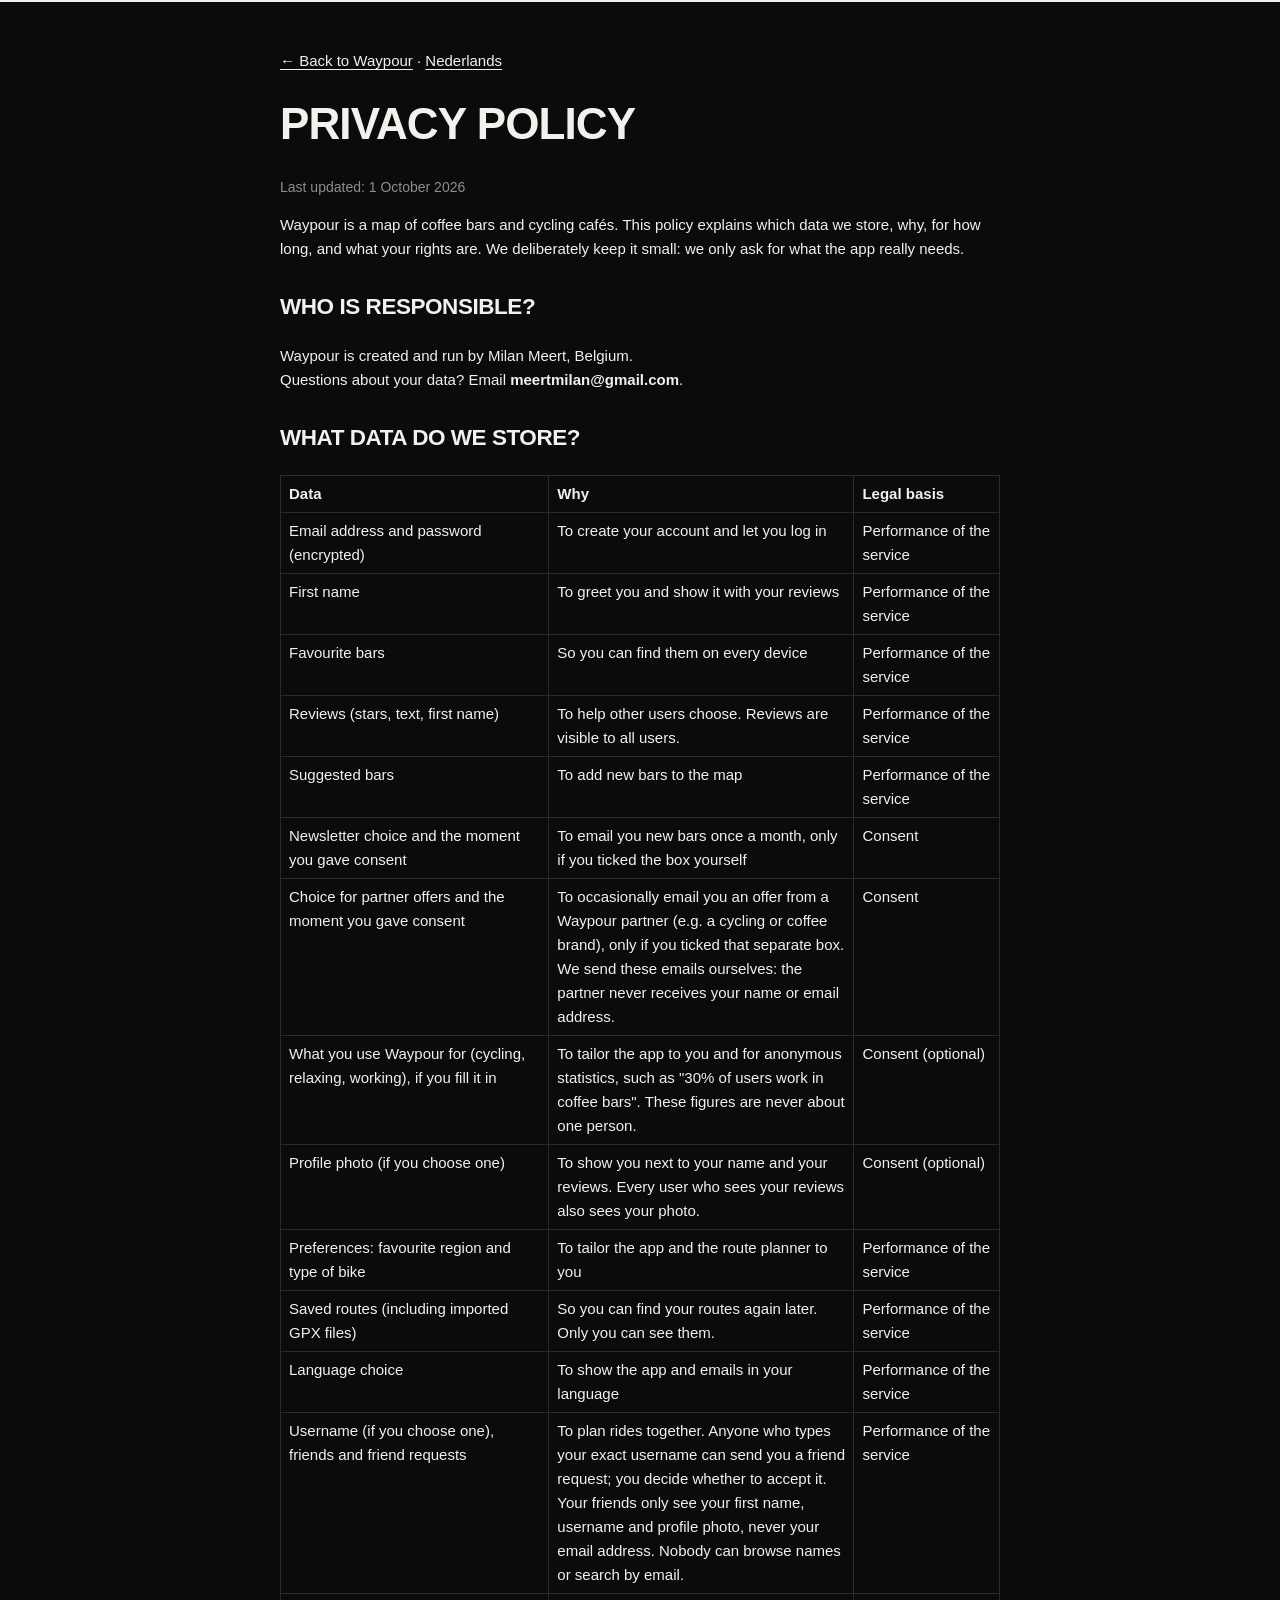
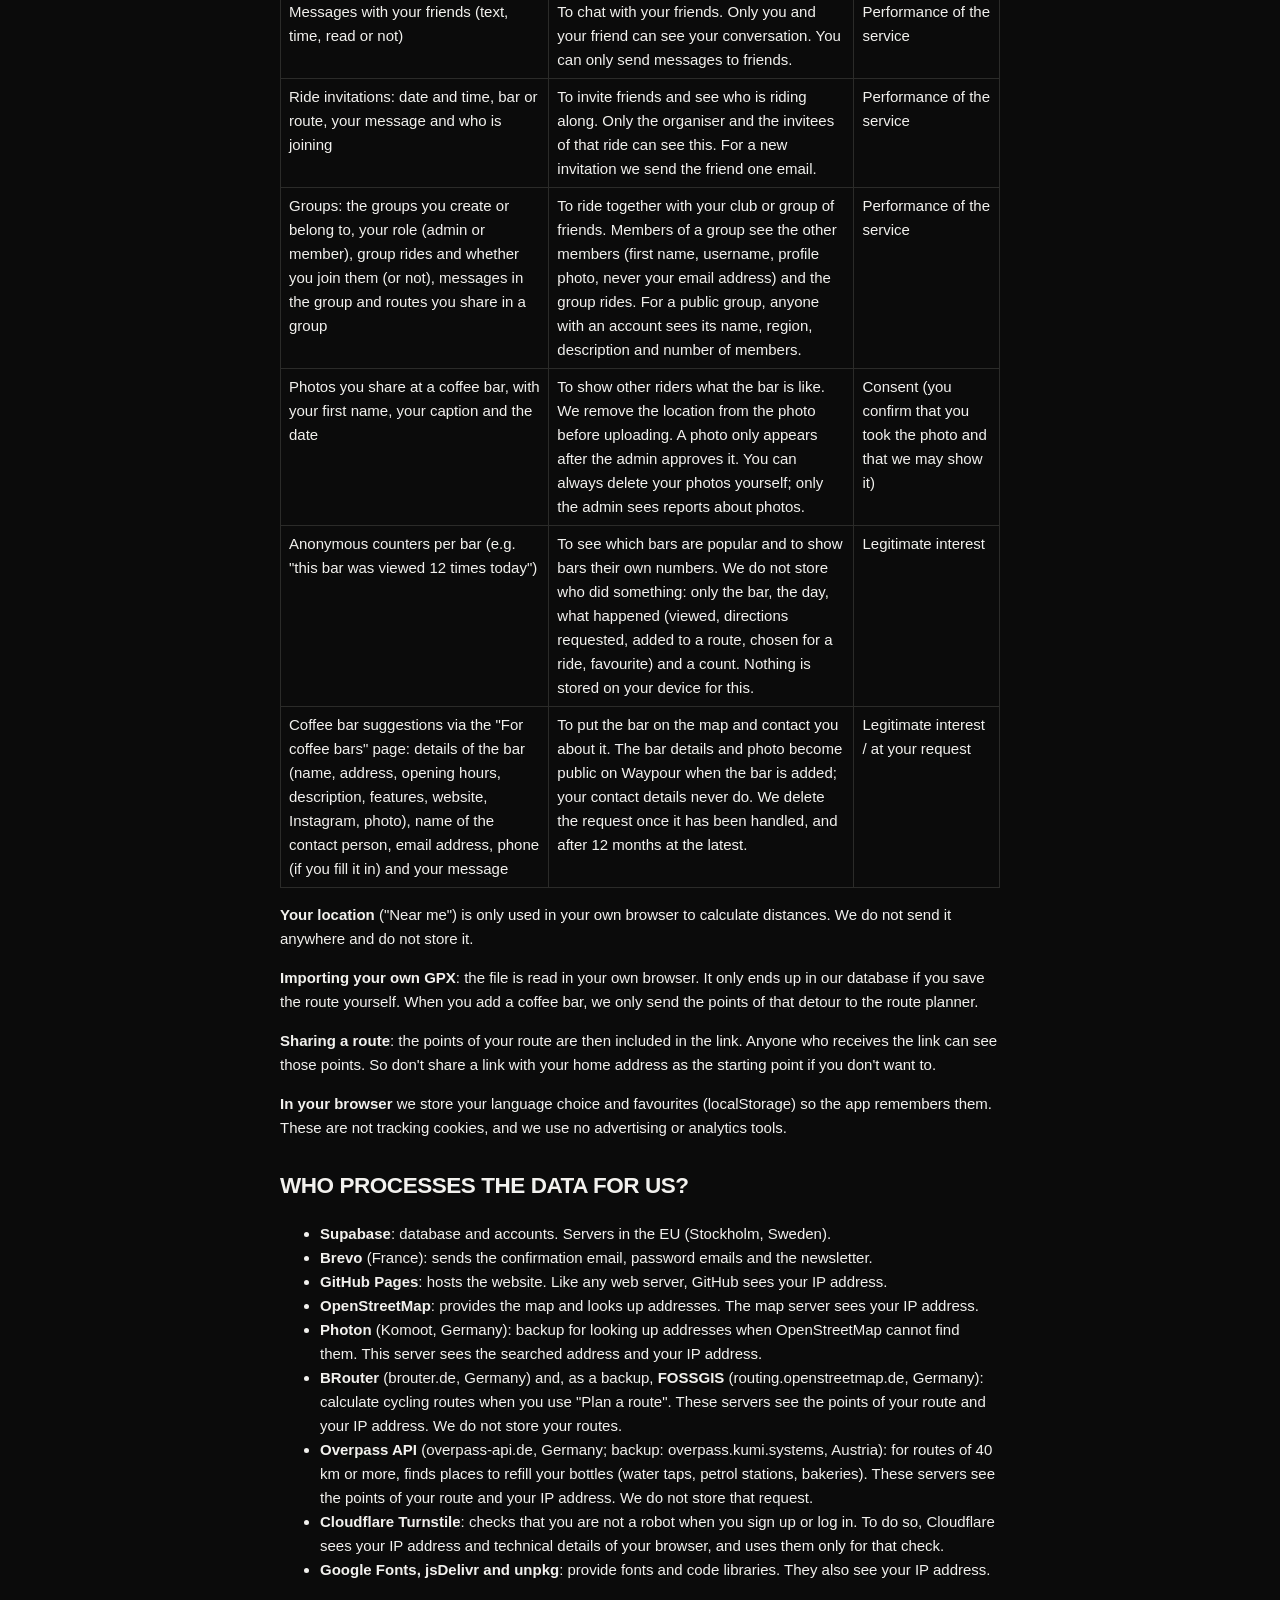
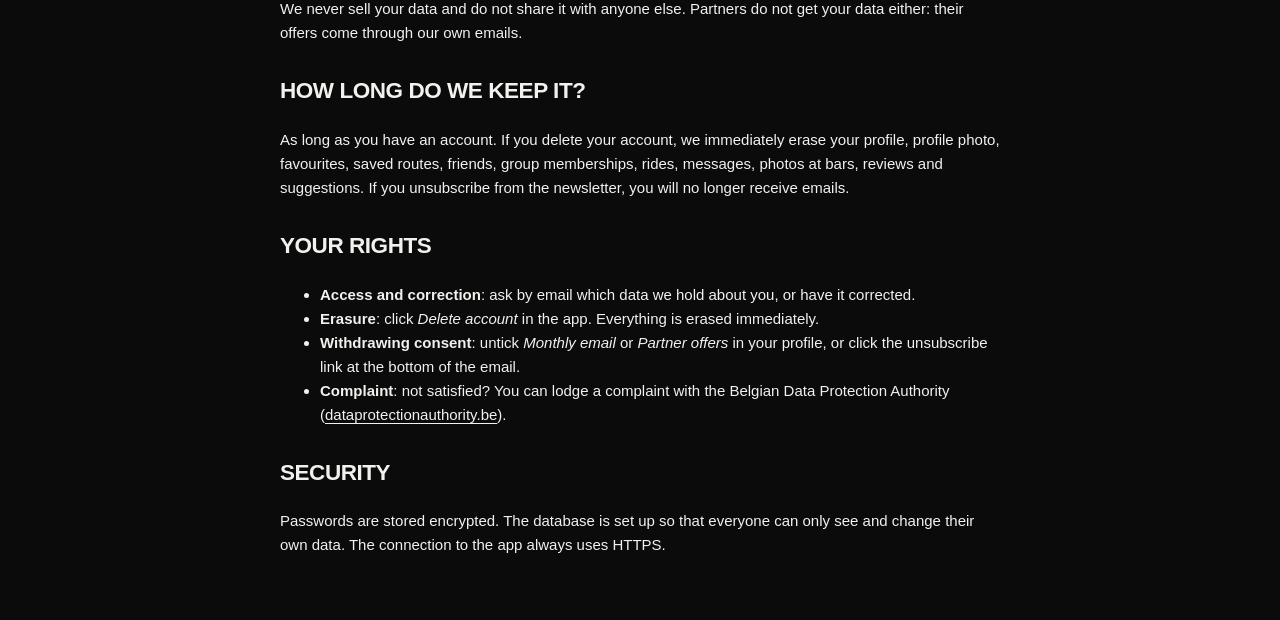
<file: privacy-en.html>
<!doctype html>
<html lang="en">
<head>
  <meta charset="utf-8">
  <meta name="viewport" content="width=device-width, initial-scale=1">
  <title>Privacy policy – Waypour</title>
  <meta http-equiv="Content-Security-Policy" content="default-src 'self'; style-src 'self' 'unsafe-inline' https://fonts.googleapis.com; font-src 'self' https://fonts.gstatic.com; img-src 'self' data:; script-src 'none'; object-src 'none'; base-uri 'self'; form-action 'none'">
  <link rel="stylesheet" href="style.css">
  <style>
    main.privacy { display: block; max-width: 720px; margin: 0 auto; line-height: 1.6; }
    .privacy h2 { margin-top: 28px; }
    .privacy table { border-collapse: collapse; width: 100%; font-size: 15px; }
    .privacy th, .privacy td { border: 1px solid var(--lijn); padding: 6px 8px; text-align: left; vertical-align: top; }
    .privacy .klein { color: var(--grijs); font-size: 14px; }
  </style>
</head>
<body>
  <main class="privacy">
    <p><a href="./">← Back to Waypour</a> · <a href="privacy.html">Nederlands</a></p>
    <h1>Privacy policy</h1>
    <p class="klein">Last updated: 1 October 2026</p>

    <p>Waypour is a map of coffee bars and cycling cafés. This policy explains which data we store, why,
    for how long, and what your rights are. We deliberately keep it small: we only ask for what the app really needs.</p>

    <h2>Who is responsible?</h2>
    <p>Waypour is created and run by Milan Meert, Belgium.<br>
    Questions about your data? Email <strong>meertmilan@gmail.com</strong>.</p>

    <h2>What data do we store?</h2>
    <table>
      <tr><th>Data</th><th>Why</th><th>Legal basis</th></tr>
      <tr><td>Email address and password (encrypted)</td><td>To create your account and let you log in</td><td>Performance of the service</td></tr>
      <tr><td>First name</td><td>To greet you and show it with your reviews</td><td>Performance of the service</td></tr>
      <tr><td>Favourite bars</td><td>So you can find them on every device</td><td>Performance of the service</td></tr>
      <tr><td>Reviews (stars, text, first name)</td><td>To help other users choose. Reviews are visible to all users.</td><td>Performance of the service</td></tr>
      <tr><td>Suggested bars</td><td>To add new bars to the map</td><td>Performance of the service</td></tr>
      <tr><td>Newsletter choice and the moment you gave consent</td><td>To email you new bars once a month, only if you ticked the box yourself</td><td>Consent</td></tr>
      <tr><td>Choice for partner offers and the moment you gave consent</td><td>To occasionally email you an offer from a Waypour partner (e.g. a cycling or coffee brand), only if you ticked that separate box. We send these emails ourselves: the partner never receives your name or email address.</td><td>Consent</td></tr>
      <tr><td>What you use Waypour for (cycling, relaxing, working), if you fill it in</td><td>To tailor the app to you and for anonymous statistics, such as "30% of users work in coffee bars". These figures are never about one person.</td><td>Consent (optional)</td></tr>
      <tr><td>Profile photo (if you choose one)</td><td>To show you next to your name and your reviews. Every user who sees your reviews also sees your photo.</td><td>Consent (optional)</td></tr>
      <tr><td>Preferences: favourite region and type of bike</td><td>To tailor the app and the route planner to you</td><td>Performance of the service</td></tr>
      <tr><td>Saved routes (including imported GPX files)</td><td>So you can find your routes again later. Only you can see them.</td><td>Performance of the service</td></tr>
      <tr><td>Language choice</td><td>To show the app and emails in your language</td><td>Performance of the service</td></tr>
      <tr><td>Username (if you choose one), friends and friend requests</td><td>To plan rides together. Anyone who types your exact username can send you a friend request; you decide whether to accept it. Your friends only see your first name, username and profile photo, never your email address. Nobody can browse names or search by email.</td><td>Performance of the service</td></tr>
      <tr><td>Messages with your friends (text, time, read or not)</td><td>To chat with your friends. Only you and your friend can see your conversation. You can only send messages to friends.</td><td>Performance of the service</td></tr>
      <tr><td>Ride invitations: date and time, bar or route, your message and who is joining</td><td>To invite friends and see who is riding along. Only the organiser and the invitees of that ride can see this. For a new invitation we send the friend one email.</td><td>Performance of the service</td></tr>
      <tr><td>Groups: the groups you create or belong to, your role (admin or member), group rides and whether you join them (or not), messages in the group and routes you share in a group</td><td>To ride together with your club or group of friends. Members of a group see the other members (first name, username, profile photo, never your email address) and the group rides. For a public group, anyone with an account sees its name, region, description and number of members.</td><td>Performance of the service</td></tr>
      <tr><td>Photos you share at a coffee bar, with your first name, your caption and the date</td><td>To show other riders what the bar is like. We remove the location from the photo before uploading. A photo only appears after the admin approves it. You can always delete your photos yourself; only the admin sees reports about photos.</td><td>Consent (you confirm that you took the photo and that we may show it)</td></tr>
      <tr><td>Anonymous counters per bar (e.g. "this bar was viewed 12 times today")</td><td>To see which bars are popular and to show bars their own numbers. We do not store who did something: only the bar, the day, what happened (viewed, directions requested, added to a route, chosen for a ride, favourite) and a count. Nothing is stored on your device for this.</td><td>Legitimate interest</td></tr>
      <tr><td>Coffee bar suggestions via the "For coffee bars" page: details of the bar (name, address, opening hours, description, features, website, Instagram, photo), name of the contact person, email address, phone (if you fill it in) and your message</td><td>To put the bar on the map and contact you about it. The bar details and photo become public on Waypour when the bar is added; your contact details never do. We delete the request once it has been handled, and after 12 months at the latest.</td><td>Legitimate interest / at your request</td></tr>
    </table>

    <p><strong>Your location</strong> ("Near me") is only used in your own browser to calculate distances.
    We do not send it anywhere and do not store it.</p>
    <p><strong>Importing your own GPX</strong>: the file is read in your own browser. It only ends up in our database if you
    save the route yourself. When you add a coffee bar, we only send the points of that detour to the route planner.</p>
    <p><strong>Sharing a route</strong>: the points of your route are then included in the link. Anyone who receives the link
    can see those points. So don't share a link with your home address as the starting point if you don't want to.</p>
    <p><strong>In your browser</strong> we store your language choice and favourites (localStorage) so the
    app remembers them. These are not tracking cookies, and we use no advertising or analytics tools.</p>

    <h2>Who processes the data for us?</h2>
    <ul>
      <li><strong>Supabase</strong>: database and accounts. Servers in the EU (Stockholm, Sweden).</li>
      <li><strong>Brevo</strong> (France): sends the confirmation email, password emails and the newsletter.</li>
      <li><strong>GitHub Pages</strong>: hosts the website. Like any web server, GitHub sees your IP address.</li>
      <li><strong>OpenStreetMap</strong>: provides the map and looks up addresses. The map server sees your IP address.</li>
      <li><strong>Photon</strong> (Komoot, Germany): backup for looking up addresses when OpenStreetMap cannot find them. This server sees the searched address and your IP address.</li>
      <li><strong>BRouter</strong> (brouter.de, Germany) and, as a backup, <strong>FOSSGIS</strong> (routing.openstreetmap.de, Germany): calculate cycling routes when you use "Plan a route". These servers see the points of your route and your IP address. We do not store your routes.</li>
      <li><strong>Overpass API</strong> (overpass-api.de, Germany; backup: overpass.kumi.systems, Austria): for routes of 40 km or more, finds places to refill your bottles (water taps, petrol stations, bakeries). These servers see the points of your route and your IP address. We do not store that request.</li>
      <li><strong>Cloudflare Turnstile</strong>: checks that you are not a robot when you sign up or log in. To do so, Cloudflare sees your IP address and technical details of your browser, and uses them only for that check.</li>
      <li><strong>Google Fonts, jsDelivr and unpkg</strong>: provide fonts and code libraries. They also see your IP address.</li>
    </ul>
    <p>We never sell your data and do not share it with anyone else. Partners do not get your data either: their offers come through our own emails.</p>

    <h2>How long do we keep it?</h2>
    <p>As long as you have an account. If you delete your account, we immediately erase your profile, profile photo, favourites, saved routes,
    friends, group memberships, rides, messages, photos at bars, reviews and suggestions. If you unsubscribe from the newsletter, you will no longer receive emails.</p>

    <h2>Your rights</h2>
    <ul>
      <li><strong>Access and correction</strong>: ask by email which data we hold about you, or have it corrected.</li>
      <li><strong>Erasure</strong>: click <em>Delete account</em> in the app. Everything is erased immediately.</li>
      <li><strong>Withdrawing consent</strong>: untick <em>Monthly email</em> or <em>Partner offers</em> in your profile, or click the unsubscribe link at the bottom of the email.</li>
      <li><strong>Complaint</strong>: not satisfied? You can lodge a complaint with the Belgian Data Protection Authority
        (<a href="https://www.dataprotectionauthority.be" target="_blank">dataprotectionauthority.be</a>).</li>
    </ul>

    <h2>Security</h2>
    <p>Passwords are stored encrypted. The database is set up so that everyone can only see and change their own
    data. The connection to the app always uses HTTPS.</p>
  </main>
</body>
</html>
</file>
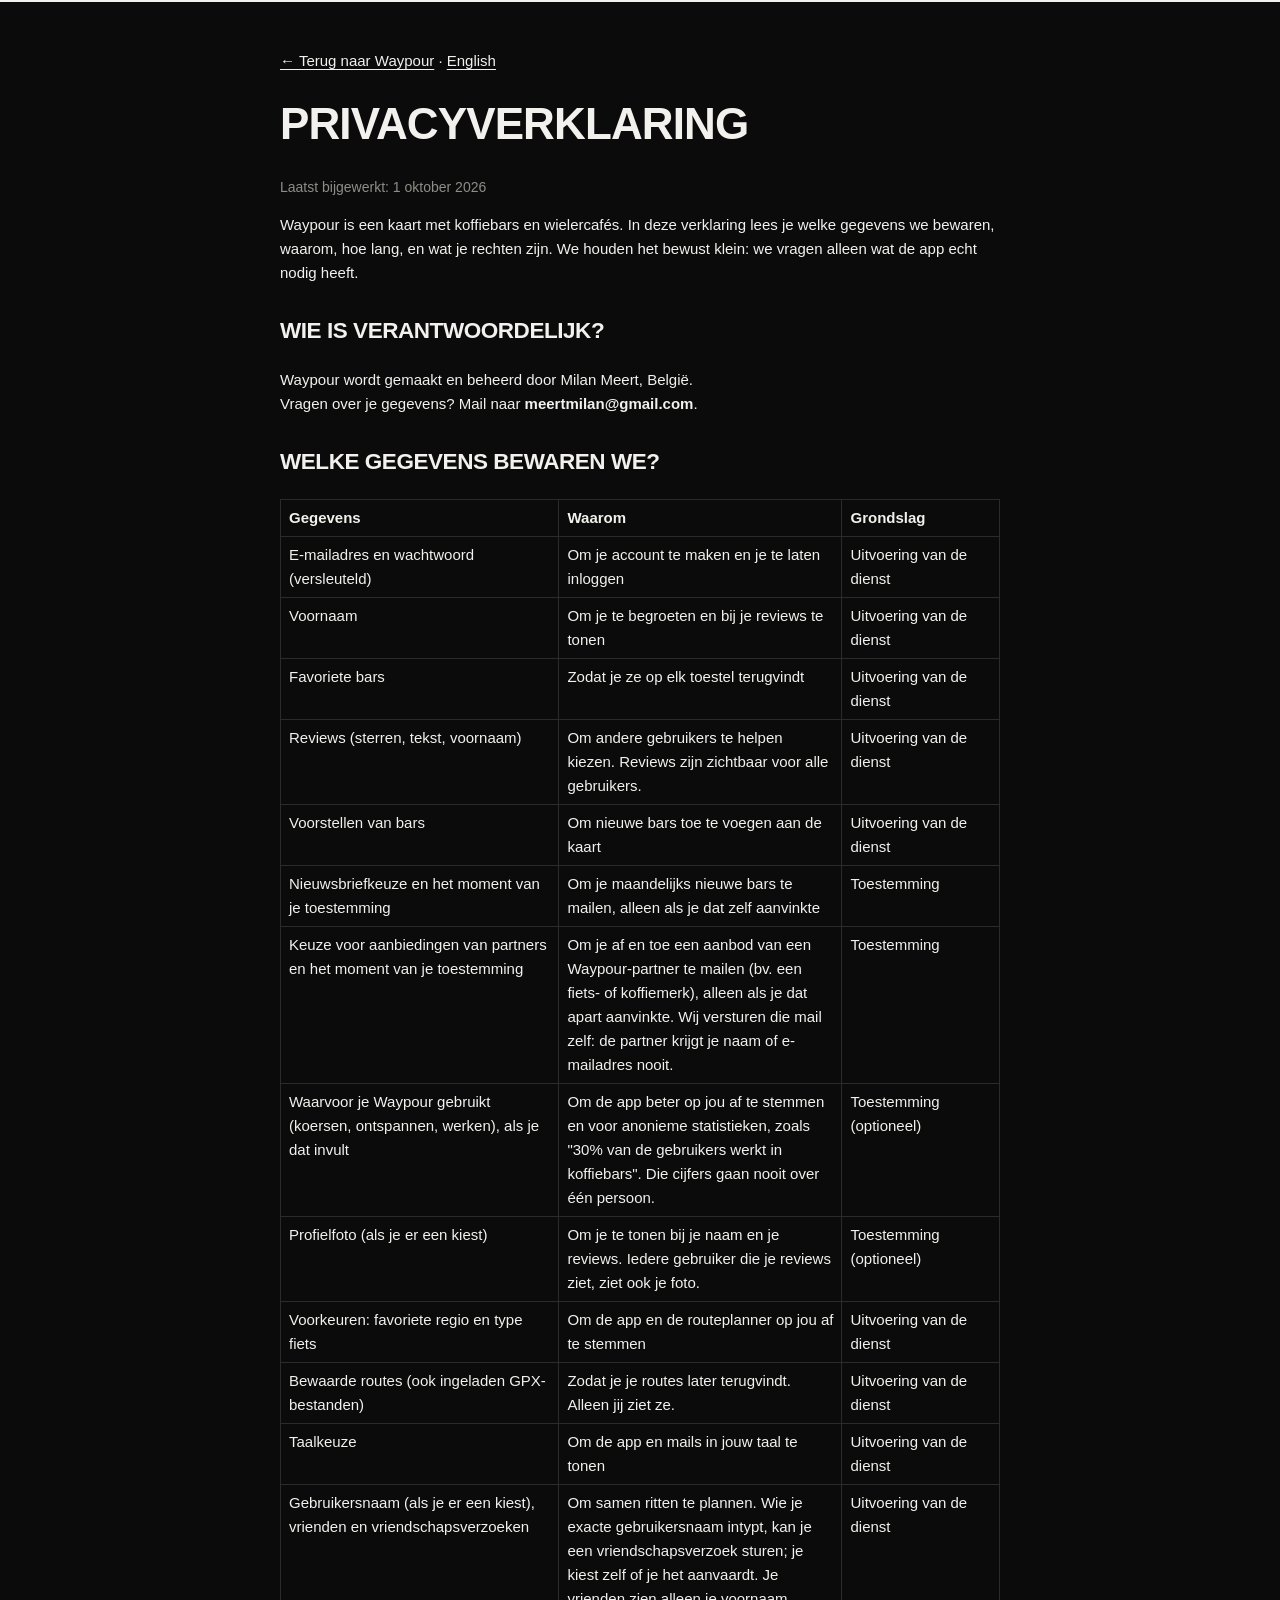
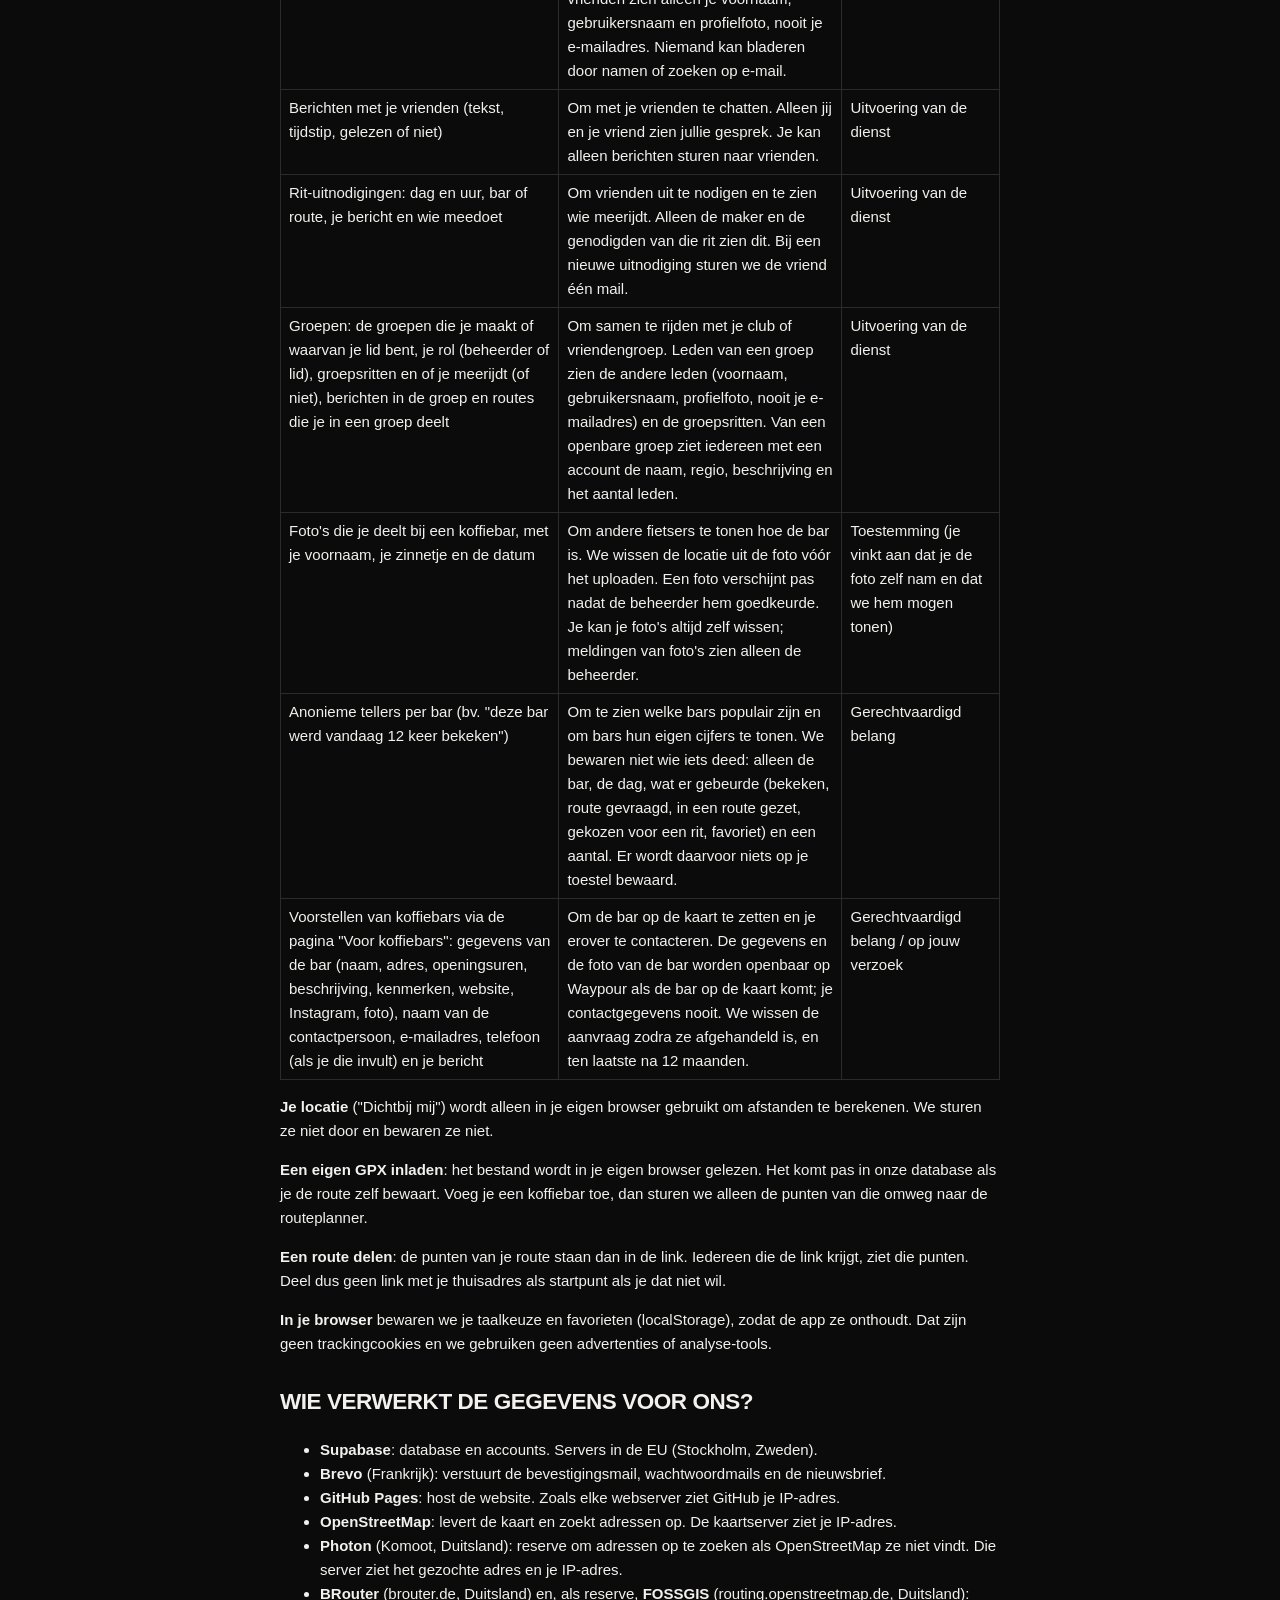
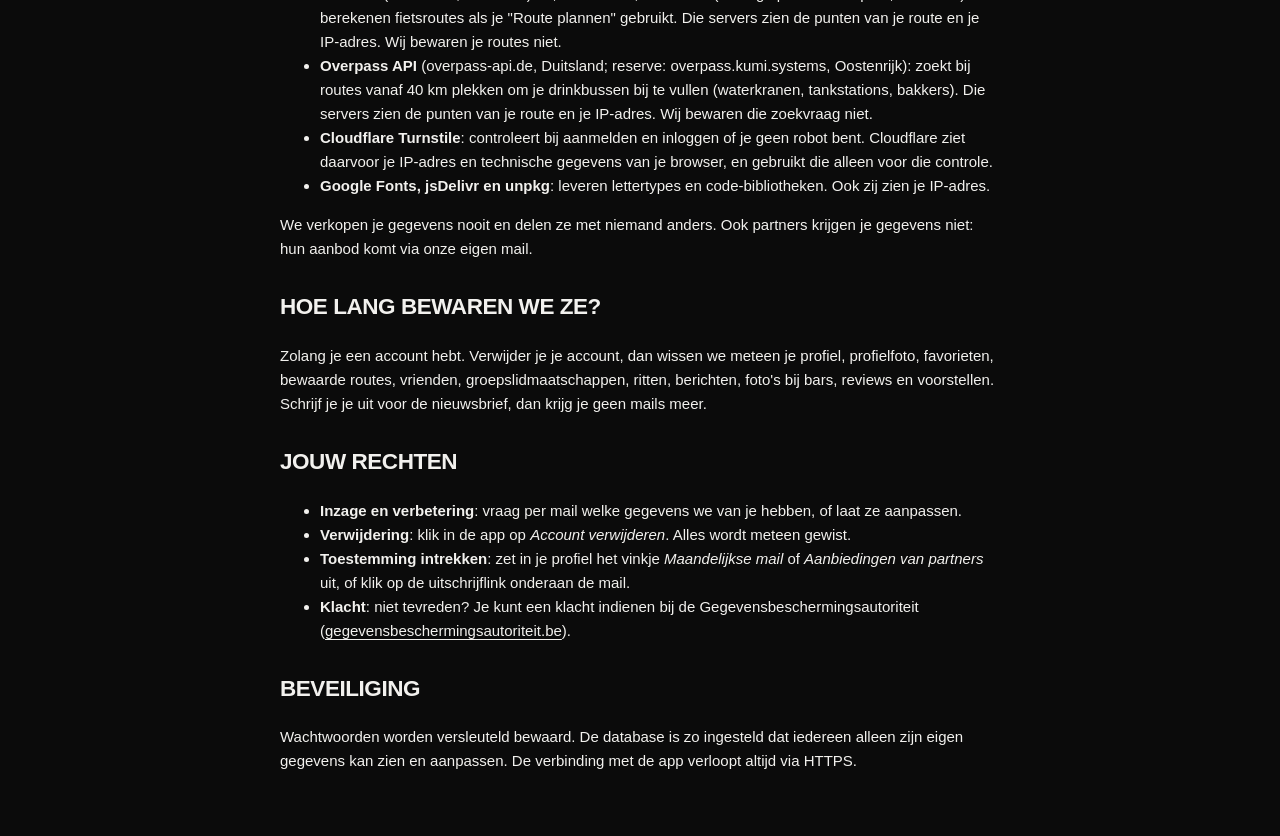
<file: privacy.html>
<!doctype html>
<html lang="nl">
<head>
  <meta charset="utf-8">
  <meta name="viewport" content="width=device-width, initial-scale=1">
  <title>Privacyverklaring – Waypour</title>
  <meta http-equiv="Content-Security-Policy" content="default-src 'self'; style-src 'self' 'unsafe-inline' https://fonts.googleapis.com; font-src 'self' https://fonts.gstatic.com; img-src 'self' data:; script-src 'none'; object-src 'none'; base-uri 'self'; form-action 'none'">
  <link rel="stylesheet" href="style.css">
  <style>
    main.privacy { display: block; max-width: 720px; margin: 0 auto; line-height: 1.6; }
    .privacy h2 { margin-top: 28px; }
    .privacy table { border-collapse: collapse; width: 100%; font-size: 15px; }
    .privacy th, .privacy td { border: 1px solid var(--lijn); padding: 6px 8px; text-align: left; vertical-align: top; }
    .privacy .klein { color: var(--grijs); font-size: 14px; }
  </style>
</head>
<body>
  <main class="privacy">
    <p><a href="./">← Terug naar Waypour</a> · <a href="privacy-en.html">English</a></p>
    <h1>Privacyverklaring</h1>
    <p class="klein">Laatst bijgewerkt: 1 oktober 2026</p>

    <p>Waypour is een kaart met koffiebars en wielercafés. In deze verklaring lees je welke gegevens we bewaren,
    waarom, hoe lang, en wat je rechten zijn. We houden het bewust klein: we vragen alleen wat de app echt nodig heeft.</p>

    <h2>Wie is verantwoordelijk?</h2>
    <p>Waypour wordt gemaakt en beheerd door Milan Meert, België.<br>
    Vragen over je gegevens? Mail naar <strong>meertmilan@gmail.com</strong>.</p>

    <h2>Welke gegevens bewaren we?</h2>
    <table>
      <tr><th>Gegevens</th><th>Waarom</th><th>Grondslag</th></tr>
      <tr><td>E-mailadres en wachtwoord (versleuteld)</td><td>Om je account te maken en je te laten inloggen</td><td>Uitvoering van de dienst</td></tr>
      <tr><td>Voornaam</td><td>Om je te begroeten en bij je reviews te tonen</td><td>Uitvoering van de dienst</td></tr>
      <tr><td>Favoriete bars</td><td>Zodat je ze op elk toestel terugvindt</td><td>Uitvoering van de dienst</td></tr>
      <tr><td>Reviews (sterren, tekst, voornaam)</td><td>Om andere gebruikers te helpen kiezen. Reviews zijn zichtbaar voor alle gebruikers.</td><td>Uitvoering van de dienst</td></tr>
      <tr><td>Voorstellen van bars</td><td>Om nieuwe bars toe te voegen aan de kaart</td><td>Uitvoering van de dienst</td></tr>
      <tr><td>Nieuwsbriefkeuze en het moment van je toestemming</td><td>Om je maandelijks nieuwe bars te mailen, alleen als je dat zelf aanvinkte</td><td>Toestemming</td></tr>
      <tr><td>Keuze voor aanbiedingen van partners en het moment van je toestemming</td><td>Om je af en toe een aanbod van een Waypour-partner te mailen (bv. een fiets- of koffiemerk), alleen als je dat apart aanvinkte. Wij versturen die mail zelf: de partner krijgt je naam of e-mailadres nooit.</td><td>Toestemming</td></tr>
      <tr><td>Waarvoor je Waypour gebruikt (koersen, ontspannen, werken), als je dat invult</td><td>Om de app beter op jou af te stemmen en voor anonieme statistieken, zoals "30% van de gebruikers werkt in koffiebars". Die cijfers gaan nooit over één persoon.</td><td>Toestemming (optioneel)</td></tr>
      <tr><td>Profielfoto (als je er een kiest)</td><td>Om je te tonen bij je naam en je reviews. Iedere gebruiker die je reviews ziet, ziet ook je foto.</td><td>Toestemming (optioneel)</td></tr>
      <tr><td>Voorkeuren: favoriete regio en type fiets</td><td>Om de app en de routeplanner op jou af te stemmen</td><td>Uitvoering van de dienst</td></tr>
      <tr><td>Bewaarde routes (ook ingeladen GPX-bestanden)</td><td>Zodat je je routes later terugvindt. Alleen jij ziet ze.</td><td>Uitvoering van de dienst</td></tr>
      <tr><td>Taalkeuze</td><td>Om de app en mails in jouw taal te tonen</td><td>Uitvoering van de dienst</td></tr>
      <tr><td>Gebruikersnaam (als je er een kiest), vrienden en vriendschapsverzoeken</td><td>Om samen ritten te plannen. Wie je exacte gebruikersnaam intypt, kan je een vriendschapsverzoek sturen; je kiest zelf of je het aanvaardt. Je vrienden zien alleen je voornaam, gebruikersnaam en profielfoto, nooit je e-mailadres. Niemand kan bladeren door namen of zoeken op e-mail.</td><td>Uitvoering van de dienst</td></tr>
      <tr><td>Berichten met je vrienden (tekst, tijdstip, gelezen of niet)</td><td>Om met je vrienden te chatten. Alleen jij en je vriend zien jullie gesprek. Je kan alleen berichten sturen naar vrienden.</td><td>Uitvoering van de dienst</td></tr>
      <tr><td>Rit-uitnodigingen: dag en uur, bar of route, je bericht en wie meedoet</td><td>Om vrienden uit te nodigen en te zien wie meerijdt. Alleen de maker en de genodigden van die rit zien dit. Bij een nieuwe uitnodiging sturen we de vriend één mail.</td><td>Uitvoering van de dienst</td></tr>
      <tr><td>Groepen: de groepen die je maakt of waarvan je lid bent, je rol (beheerder of lid), groepsritten en of je meerijdt (of niet), berichten in de groep en routes die je in een groep deelt</td><td>Om samen te rijden met je club of vriendengroep. Leden van een groep zien de andere leden (voornaam, gebruikersnaam, profielfoto, nooit je e-mailadres) en de groepsritten. Van een openbare groep ziet iedereen met een account de naam, regio, beschrijving en het aantal leden.</td><td>Uitvoering van de dienst</td></tr>
      <tr><td>Foto's die je deelt bij een koffiebar, met je voornaam, je zinnetje en de datum</td><td>Om andere fietsers te tonen hoe de bar is. We wissen de locatie uit de foto vóór het uploaden. Een foto verschijnt pas nadat de beheerder hem goedkeurde. Je kan je foto's altijd zelf wissen; meldingen van foto's zien alleen de beheerder.</td><td>Toestemming (je vinkt aan dat je de foto zelf nam en dat we hem mogen tonen)</td></tr>
      <tr><td>Anonieme tellers per bar (bv. "deze bar werd vandaag 12 keer bekeken")</td><td>Om te zien welke bars populair zijn en om bars hun eigen cijfers te tonen. We bewaren niet wie iets deed: alleen de bar, de dag, wat er gebeurde (bekeken, route gevraagd, in een route gezet, gekozen voor een rit, favoriet) en een aantal. Er wordt daarvoor niets op je toestel bewaard.</td><td>Gerechtvaardigd belang</td></tr>
      <tr><td>Voorstellen van koffiebars via de pagina "Voor koffiebars": gegevens van de bar (naam, adres, openingsuren, beschrijving, kenmerken, website, Instagram, foto), naam van de contactpersoon, e-mailadres, telefoon (als je die invult) en je bericht</td><td>Om de bar op de kaart te zetten en je erover te contacteren. De gegevens en de foto van de bar worden openbaar op Waypour als de bar op de kaart komt; je contactgegevens nooit. We wissen de aanvraag zodra ze afgehandeld is, en ten laatste na 12 maanden.</td><td>Gerechtvaardigd belang / op jouw verzoek</td></tr>
    </table>

    <p><strong>Je locatie</strong> ("Dichtbij mij") wordt alleen in je eigen browser gebruikt om afstanden te berekenen.
    We sturen ze niet door en bewaren ze niet.</p>
    <p><strong>Een eigen GPX inladen</strong>: het bestand wordt in je eigen browser gelezen. Het komt pas in onze database
    als je de route zelf bewaart. Voeg je een koffiebar toe, dan sturen we alleen de punten van die omweg naar de routeplanner.</p>
    <p><strong>Een route delen</strong>: de punten van je route staan dan in de link. Iedereen die de link krijgt, ziet die
    punten. Deel dus geen link met je thuisadres als startpunt als je dat niet wil.</p>
    <p><strong>In je browser</strong> bewaren we je taalkeuze en favorieten (localStorage), zodat de app
    ze onthoudt. Dat zijn geen trackingcookies en we gebruiken geen advertenties of analyse-tools.</p>

    <h2>Wie verwerkt de gegevens voor ons?</h2>
    <ul>
      <li><strong>Supabase</strong>: database en accounts. Servers in de EU (Stockholm, Zweden).</li>
      <li><strong>Brevo</strong> (Frankrijk): verstuurt de bevestigingsmail, wachtwoordmails en de nieuwsbrief.</li>
      <li><strong>GitHub Pages</strong>: host de website. Zoals elke webserver ziet GitHub je IP-adres.</li>
      <li><strong>OpenStreetMap</strong>: levert de kaart en zoekt adressen op. De kaartserver ziet je IP-adres.</li>
      <li><strong>Photon</strong> (Komoot, Duitsland): reserve om adressen op te zoeken als OpenStreetMap ze niet vindt. Die server ziet het gezochte adres en je IP-adres.</li>
      <li><strong>BRouter</strong> (brouter.de, Duitsland) en, als reserve, <strong>FOSSGIS</strong> (routing.openstreetmap.de, Duitsland): berekenen fietsroutes als je "Route plannen" gebruikt. Die servers zien de punten van je route en je IP-adres. Wij bewaren je routes niet.</li>
      <li><strong>Overpass API</strong> (overpass-api.de, Duitsland; reserve: overpass.kumi.systems, Oostenrijk): zoekt bij routes vanaf 40 km plekken om je drinkbussen bij te vullen (waterkranen, tankstations, bakkers). Die servers zien de punten van je route en je IP-adres. Wij bewaren die zoekvraag niet.</li>
      <li><strong>Cloudflare Turnstile</strong>: controleert bij aanmelden en inloggen of je geen robot bent. Cloudflare ziet daarvoor je IP-adres en technische gegevens van je browser, en gebruikt die alleen voor die controle.</li>
      <li><strong>Google Fonts, jsDelivr en unpkg</strong>: leveren lettertypes en code-bibliotheken. Ook zij zien je IP-adres.</li>
    </ul>
    <p>We verkopen je gegevens nooit en delen ze met niemand anders. Ook partners krijgen je gegevens niet: hun aanbod komt via onze eigen mail.</p>

    <h2>Hoe lang bewaren we ze?</h2>
    <p>Zolang je een account hebt. Verwijder je je account, dan wissen we meteen je profiel, profielfoto, favorieten, bewaarde routes, vrienden, groepslidmaatschappen, ritten, berichten, foto's bij bars, reviews en
    voorstellen. Schrijf je je uit voor de nieuwsbrief, dan krijg je geen mails meer.</p>

    <h2>Jouw rechten</h2>
    <ul>
      <li><strong>Inzage en verbetering</strong>: vraag per mail welke gegevens we van je hebben, of laat ze aanpassen.</li>
      <li><strong>Verwijdering</strong>: klik in de app op <em>Account verwijderen</em>. Alles wordt meteen gewist.</li>
      <li><strong>Toestemming intrekken</strong>: zet in je profiel het vinkje <em>Maandelijkse mail</em> of <em>Aanbiedingen van partners</em> uit, of klik op de uitschrijflink onderaan de mail.</li>
      <li><strong>Klacht</strong>: niet tevreden? Je kunt een klacht indienen bij de Gegevensbeschermingsautoriteit
        (<a href="https://www.gegevensbeschermingsautoriteit.be" target="_blank">gegevensbeschermingsautoriteit.be</a>).</li>
    </ul>

    <h2>Beveiliging</h2>
    <p>Wachtwoorden worden versleuteld bewaard. De database is zo ingesteld dat iedereen alleen zijn eigen gegevens kan
    zien en aanpassen. De verbinding met de app verloopt altijd via HTTPS.</p>
  </main>
</body>
</html>
</file>
<file: style.css>
/* Blok "Heb jij een koffiebar?" verborgen in de app (12/11); de pagina voor-bars.html werkt nog via de link */
.barOproep { display: none !important; }

/* =====================================================
   WAYPOUR – stijl in de sfeer van LAB Antwerp
   Wit, zwart en één felle accentkleur. Grote hoofdletters,
   dunne lijnen, veel witruimte, grijze kaart en foto's.
   ===================================================== */

/* ---------- Kleuren: één plek om ze allemaal te veranderen ---------- */
:root {
  color-scheme: dark;       /* vinkjes en scrollbalken ook donker */
  /* Donker: zwarte achtergrond, witte letters, geen felle kleuren */
  --achtergrond: #0B0B0B;
  --vlak: #161615;          /* iets lichtere vlakken */
  --kaartje: #0B0B0B;
  --tekst: #F2F1EE;
  --grijs: #8E8D88;
  --lijn: #2B2B29;
  --koffie: #8E8D88;
  --wieler: #F2F1EE;
  --beide: #F2F1EE;
  --accent: #F2F1EE;        /* wordt aangepast door de kleurkiezer */

  --kop: "Inter Tight", "Helvetica Neue", Arial, sans-serif;
  --lettertype: "Inter", "Helvetica Neue", Arial, sans-serif;
  --cijfers: "JetBrains Mono", ui-monospace, monospace;
}

/* ---------- Basis ---------- */
* { box-sizing: border-box; }
[hidden] { display: none !important; }   /* verborgen is echt verborgen */

html { -webkit-font-smoothing: antialiased; }

body {
  margin: 0;
  padding: 0 clamp(16px, 4vw, 48px) 48px;
  font-family: var(--lettertype);
  font-size: 15px;
  line-height: 1.5;
  background: var(--achtergrond);
  color: var(--tekst);
}

a { color: var(--tekst); text-underline-offset: 3px; }
a:hover { color: var(--accent); }

::selection { background: var(--accent); color: var(--achtergrond); }

/* Kleine grijze titeltjes in hoofdletters, zoals "OUR SERVICES" */
#teller, #kleuren > span, #formulier > strong, .urenBewerken strong,
#voorstellenBeheer > strong, .fotoVeld > span {
  font-family: var(--kop);
  font-size: 11px;
  font-weight: 600;
  letter-spacing: 0.14em;
  text-transform: uppercase;
  color: var(--grijs);
}

/* ---------- Kop bovenaan ---------- */
header {
  position: relative;
  padding: 40px 0 32px;
  margin-bottom: 28px;
  border-bottom: 1px solid var(--tekst);
}
header h1 {
  margin: 0;
  font-family: var(--kop);
  font-weight: 800;
  font-size: clamp(44px, 9vw, 112px);
  line-height: 0.9;
  letter-spacing: -0.045em;
  text-transform: uppercase;
}
header h1 span {
  color: transparent;
  -webkit-text-stroke: 1.5px var(--accent);   /* "POUR" als omlijnde letters */
  margin-left: 0.05em;
  letter-spacing: 0;          /* omlijnde letters mogen elkaar niet raken */
}
header p {
  margin: 16px 0 0;
  max-width: 440px;
  font-size: 16px;
  color: var(--grijs);
}

/* ---------- Taalkeuze (rechtsboven) ---------- */
#talen {
  position: absolute;
  top: 20px;
  right: 0;
  display: flex;
  gap: 2px;
}
#talen button {
  border: none;
  background: none;
  padding: 4px 8px;
  font-family: var(--kop);
  font-size: 12px;
  font-weight: 600;
  letter-spacing: 0.1em;
  color: var(--grijs);
}
#talen button:hover { color: var(--tekst); background: none; }

/* ---------- Knoppen en invulvakken ---------- */
button, input, select, textarea {
  font: inherit;
  color: var(--tekst);
}

button {
  cursor: pointer;
  padding: 9px 16px;
  border: 1px solid var(--tekst);
  border-radius: 999px;
  background: transparent;
  font-family: var(--kop);
  font-size: 12px;
  font-weight: 600;
  letter-spacing: 0.08em;
  text-transform: uppercase;
  transition: background 0.15s, color 0.15s, border-color 0.15s;
}
button:hover { background: var(--tekst); color: var(--achtergrond); }
button.actief { background: var(--tekst); border-color: var(--tekst); color: var(--achtergrond); }

input, select, textarea {
  padding: 12px 0;
  border: none;
  border-bottom: 1px solid var(--lijn);
  border-radius: 0;
  background: transparent;
  outline: none;
  transition: border-color 0.15s;
}
input:focus, textarea:focus { border-bottom-color: var(--tekst); }
input::placeholder, textarea::placeholder { color: #5E5E5A; }

input[type="checkbox"] {
  width: 16px;
  height: 16px;
  padding: 0;
  accent-color: var(--accent);
}
input[type="file"] { border: none; padding: 6px 0; font-size: 13px; }

/* Grote zwarte knop voor het belangrijkste in een formulier */
.welkomFormulier button[type="submit"],
#mailNaarLogin,
#formulier button[type="submit"] {
  margin-top: 8px;
  padding: 15px 22px;
  background: var(--tekst);
  border-color: var(--tekst);
  color: var(--achtergrond);
  font-size: 13px;
}
.welkomFormulier button[type="submit"]:hover,
#mailNaarLogin:hover,
#formulier button[type="submit"]:hover {
  background: var(--grijs);
  border-color: var(--grijs);
}

/* Knoppen die eruitzien als een link */
.link {
  display: block;
  margin: 18px auto 0;
  padding: 0;
  border: none;
  border-radius: 0;
  background: none;
  font-family: var(--lettertype);
  font-size: 13px;
  font-weight: 400;
  letter-spacing: 0;
  text-transform: none;
  color: var(--grijs);
  text-decoration: underline;
  text-underline-offset: 3px;
}
.link:hover { background: none; color: var(--tekst); }

/* ---------- Welkomstscherm ---------- */
#welkom {
  max-width: 480px;
  margin: 56px auto;
}
#welkom h2 {
  margin: 0 0 10px;
  font-family: var(--kop);
  font-weight: 800;
  font-size: 36px;
  line-height: 1;
  letter-spacing: -0.03em;
  text-transform: uppercase;
}
#welkom > p { margin: 0 0 32px; color: var(--grijs); font-size: 16px; }

.welkomFormulier {
  display: flex;
  flex-direction: column;
  gap: 8px;
}
.welkomFormulier small { color: var(--grijs); font-size: 12px; line-height: 1.5; }
.welkomFormulier .link { margin: 4px 0 0; align-self: flex-start; }

#tabs {
  display: flex;
  gap: 28px;
  margin-bottom: 20px;
  border-bottom: 1px solid var(--lijn);
}
#tabs button {
  padding: 0 0 12px;
  margin-bottom: -1px;
  border: none;
  border-bottom: 2px solid transparent;
  border-radius: 0;
  background: none;
  color: var(--grijs);
}
#tabs button:hover { color: var(--tekst); background: none; }
#tabs button.actief {
  background: none;
  color: var(--tekst);
  border-bottom-color: var(--accent);
}
#loginBericht { margin: 16px 0 0; font-size: 14px; color: var(--accent); }
#loginBericht:not(:empty) { padding: 12px 14px; border-left: 3px solid var(--tekst); background: var(--vlak); }
#loginBericht .link { display: inline; margin: 0; }
#captcha { margin-top: 12px; }

.vinkje {
  display: flex;
  align-items: flex-start;
  gap: 10px;
  padding: 8px 0;
  font-size: 14px;
  cursor: pointer;
}
.vinkje input { margin-top: 2px; flex: none; }

/* ---------- Balk "ingelogd als …" ---------- */
#ingelogd {
  display: flex;
  flex-wrap: wrap;
  align-items: center;
  gap: 8px 20px;
  padding-bottom: 16px;
  margin-bottom: 20px;
  border-bottom: 1px solid var(--lijn);
  font-size: 13px;
}
#wie {
  font-family: var(--kop);
  font-weight: 700;
  font-size: 13px;
  letter-spacing: 0.06em;
  text-transform: uppercase;
}
#ingelogd .vinkje { padding: 0; }
#ingelogd .link { margin: 0; font-size: 12px; }
#uitlogKnop { padding: 6px 14px; font-size: 11px; }

/* ---------- Kleurkiezer ---------- */
#kleuren {
  display: flex;
  align-items: center;
  gap: 10px;
  margin-bottom: 28px;
}
.bolletje {
  width: 18px;
  height: 18px;
  padding: 0;
  border: none;
  border-radius: 50%;
  outline: 1px solid transparent;
  outline-offset: 3px;
  transition: outline-color 0.15s, transform 0.15s;
}
.bolletje:hover { transform: scale(1.15); }
.bolletje.actief { outline-color: var(--tekst); }
#eigenKleur {
  width: 22px;
  height: 22px;
  padding: 0;
  border: none;
  background: none;
  cursor: pointer;
}

/* ---------- Landen, steden, zoeken en filters ---------- */
#landen, #steden {
  display: flex;
  flex-wrap: wrap;
  gap: 4px 28px;
  margin-bottom: 20px;
}
/* Landen en steden als grote woorden, niet als knoppen */
#landen button, #steden button {
  padding: 0 0 4px;
  border: none;
  border-bottom: 2px solid transparent;
  border-radius: 0;
  background: none;
  font-size: clamp(18px, 2.4vw, 26px);
  font-weight: 700;
  letter-spacing: -0.02em;
  color: #4A4A47;
}
#landen button { font-size: 13px; letter-spacing: 0.1em; }
#landen button:hover, #steden button:hover { background: none; color: var(--tekst); }
#landen button.actief, #steden button.actief {
  background: none;
  color: var(--tekst);
  border-bottom-color: var(--accent);
}

#filters {
  display: flex;
  flex-wrap: wrap;
  align-items: flex-end;
  gap: 16px;
  margin-bottom: 16px;
}
#zoek {
  flex: 1;
  min-width: 200px;
  max-width: 420px;
  font-size: 16px;
}
#dichtbijKnop.actief {
  background: var(--accent);
  border-color: var(--accent);
  color: var(--achtergrond);
}

#kenmerkFilters {
  display: flex;
  flex-wrap: wrap;
  gap: 8px;
  margin-bottom: 28px;
}
#kenmerkFilters button {
  padding: 7px 14px;
  border-color: var(--lijn);
  font-size: 11px;
}
#kenmerkFilters button:hover { border-color: var(--tekst); background: none; color: var(--tekst); }
#kenmerkFilters button.actief {
  background: var(--accent);
  border-color: var(--accent);
  color: var(--achtergrond);
}

/* ---------- Kaart naast de lijst (onder elkaar op een gsm) ---------- */
main {
  display: grid;
  grid-template-columns: minmax(0, 3fr) minmax(0, 2fr);
  gap: 32px;
  align-items: start;
}
@media (max-width: 860px) {
  main { grid-template-columns: 1fr; gap: 24px; }
}

#kaart {
  position: sticky;
  top: 16px;
  height: min(72vh, 680px);
  min-height: 380px;
  border-radius: 0;
  background: #E9E8E4;
}
@media (max-width: 860px) {
  #kaart { position: static; height: 58vh; }
}
/* De kaart licht en gedempt: water blijft duidelijk blauw, de zwarte stippen springen eruit */
#kaart .leaflet-tile-pane { filter: saturate(0.7) brightness(1.02) contrast(0.96); }
.leaflet-control-zoom a { border-radius: 0 !important; color: var(--tekst) !important; background: var(--achtergrond) !important; border-color: var(--lijn) !important; }
.leaflet-control-attribution { background: rgba(11, 11, 11, 0.7) !important; color: var(--grijs) !important; }
.leaflet-control-attribution a { color: var(--grijs) !important; }
.leaflet-container { background: #E9E8E4; }
.leaflet-bar { border: 1px solid var(--lijn) !important; border-radius: 0 !important; box-shadow: none !important; }
.leaflet-tooltip {
  border: none;
  border-radius: 0;
  background: var(--tekst);
  color: var(--achtergrond);
  box-shadow: none;
  font-family: var(--kop);
  font-size: 11px;
  font-weight: 600;
  letter-spacing: 0.08em;
  text-transform: uppercase;
}
.leaflet-tooltip-left::before { border-left-color: var(--tekst); }
.leaflet-tooltip-right::before { border-right-color: var(--tekst); }
.leaflet-tooltip-top::before { border-top-color: var(--tekst); }
.leaflet-tooltip-bottom::before { border-bottom-color: var(--tekst); }

/* ---------- Lijst met stops ---------- */
#teller {
  margin: 0 0 12px;
  font-family: var(--cijfers);
}

#lijst {
  list-style: none;
  padding: 0;
  margin: 0;
  border-top: 1px solid var(--tekst);
}

#lijst > li {
  position: relative;
  padding: 22px 0 22px 18px;
  border-bottom: 1px solid var(--lijn);
  cursor: pointer;
  transition: background 0.15s;
}
/* Een dun streepje links: oranje voor wielercafés */
#lijst > li::before {
  content: "";
  position: absolute;
  left: 0;
  top: 24px;
  width: 3px;
  height: 22px;
  background: var(--tekst);
}
#lijst > li.wieler::before, #lijst > li.both::before { background: var(--accent); }
#lijst > li:hover { background: var(--vlak); }
#lijst > li.gekozen { background: var(--vlak); }
#lijst > li.gekozen h3 { color: var(--accent); }

#lijst h3 {
  margin: 0 36px 2px 0;
  font-family: var(--kop);
  font-size: 20px;
  font-weight: 700;
  line-height: 1.15;
  letter-spacing: -0.02em;
  text-transform: uppercase;
}
#lijst small { color: var(--grijs); font-size: 13px; }
#lijst p { margin: 10px 0 0; font-size: 14px; color: #BDBCB7; max-width: 52ch; }

.foto {
  display: block;
  width: 100%;
  aspect-ratio: 16 / 9;
  height: auto;
  object-fit: cover;
  margin-bottom: 16px;
  filter: grayscale(1);
  transition: filter 0.4s;
}
#lijst > li:hover .foto, #lijst > li.gekozen .foto { filter: grayscale(0); }

.ster {
  position: absolute;
  top: 18px;
  right: 0;
  padding: 0;
  border: none;
  background: none;
  font-size: 22px;
  line-height: 1;
  color: var(--tekst);
}
.ster:hover { background: none; color: var(--accent); }
#lijst > li:has(.foto) .ster { top: 26px; right: 10px; color: #FFFFFF; text-shadow: 0 1px 4px rgba(0,0,0,.5); }

.afstand {
  display: inline-block;
  margin-top: 6px;
  font-family: var(--cijfers);
  font-size: 12px;
  color: var(--accent);
}

/* Labels zoals "Wielercafé" en "PC-friendly" */
.labels { display: flex; flex-wrap: wrap; gap: 6px; margin-top: 12px; }
.labels:empty { display: none; }
.label {
  padding: 3px 9px;
  border: 1px solid var(--lijn);
  border-radius: 999px;
  font-family: var(--kop);
  font-size: 10px;
  font-weight: 600;
  letter-spacing: 0.1em;
  text-transform: uppercase;
}

/* Route · reviews · knoppen van de beheerder */
.acties {
  display: flex;
  flex-wrap: wrap;
  align-items: center;
  gap: 6px 16px;
  margin-top: 14px;
}
.acties a {
  font-family: var(--kop);
  font-size: 11px;
  font-weight: 600;
  letter-spacing: 0.1em;
  text-transform: uppercase;
  color: var(--tekst);
  text-decoration: none;
}
.acties a:hover { color: var(--accent); }
.acties button {
  padding: 0;
  border: none;
  border-radius: 0;
  background: none;
  font-size: 11px;
  letter-spacing: 0.1em;
  color: var(--grijs);
}
.acties button:hover { background: none; color: var(--tekst); }
.acties .wis:hover { color: #E07A6F; }

/* ---------- Openingsuren ---------- */
.uren { margin-top: 12px; font-size: 13px; }
.uren summary {
  cursor: pointer;
  list-style: none;
  font-family: var(--cijfers);
  font-size: 12px;
}
.uren summary::-webkit-details-marker { display: none; }
.uren summary::after { content: " +"; color: var(--grijs); }
.uren[open] summary::after { content: " −"; }
.uren ul { list-style: none; padding: 0; margin: 10px 0 0; max-width: 260px; }
#lijst .uren li {
  display: flex;
  justify-content: space-between;
  padding: 3px 0;
  border-bottom: 1px solid var(--lijn);
  font-family: var(--cijfers);
  font-size: 12px;
  color: var(--grijs);
}
#lijst .uren li.vandaag { color: var(--tekst); font-weight: 600; }

/* ---------- Beheerder: kenmerken en uren aanpassen ---------- */
.kenmerkBewerken {
  display: grid;
  grid-template-columns: 1fr 1fr;
  gap: 0 16px;
  margin-top: 14px;
  padding: 14px 16px;
  background: var(--vlak);
  font-size: 13px;
  cursor: default;
}
#formulier .kenmerkBewerken { margin: 0; padding: 0; background: none; }
.urenBewerken {
  grid-column: 1 / -1;
  display: grid;
  grid-template-columns: 1fr 1fr;
  gap: 4px 16px;
  margin-top: 10px;
  padding-top: 12px;
  border-top: 1px solid var(--lijn);
}
.urenBewerken strong, .urenBewerken small, .urenBewerken button { grid-column: 1 / -1; }
.urenBewerken label { display: flex; align-items: center; gap: 8px; font-family: var(--cijfers); font-size: 12px; }
.urenBewerken input { flex: 1; min-width: 0; padding: 6px 0; font-family: var(--cijfers); font-size: 12px; }
.urenBewerken small { color: var(--grijs); font-size: 12px; }
.urenBewerken button { justify-self: start; margin-top: 6px; }

/* ---------- Reviews ---------- */
.reviews {
  margin-top: 16px;
  padding-top: 12px;
  border-top: 1px solid var(--lijn);
  font-size: 14px;
  cursor: default;
}
.reviews ul { list-style: none; padding: 0; margin: 0 0 12px; }
#lijst .reviews li { padding: 10px 0; border-bottom: 1px solid var(--lijn); }
#lijst .reviews li:last-child { border-bottom: none; }
#lijst .reviews li p { margin: 4px 0 0; }
.reviews strong { font-family: var(--kop); font-size: 13px; text-transform: uppercase; letter-spacing: 0.04em; }
.reviews .leeg { color: var(--grijs); margin: 0 0 12px; }
.sterren { color: var(--accent); margin-left: 8px; letter-spacing: 2px; }
.wisReview { padding: 0 4px; border: none; background: none; float: right; }
.kiesSterren { display: flex; gap: 2px; }
.kiesSterren button {
  padding: 0 2px;
  border: none;
  background: none;
  font-size: 24px;
  line-height: 1;
  color: var(--lijn);
}
.kiesSterren button:hover { background: none; color: var(--tekst); }
.kiesSterren button.aan { color: var(--accent); }
.reviewFormulier { display: flex; flex-direction: column; gap: 10px; }
.reviewFormulier textarea { min-height: 60px; resize: vertical; }
.reviewFormulier .rij { display: flex; gap: 8px; }
.reviewMelding { color: var(--accent); }

/* ---------- Formulier "Nieuwe stop" (beheerder) ---------- */
#formulier {
  display: flex;
  flex-direction: column;
  gap: 6px;
  padding: 22px;
  margin-bottom: 24px;
  background: var(--vlak);
}
#formulier > label:not(.fotoVeld) { display: flex; align-items: center; gap: 8px; padding: 6px 0; font-size: 14px; }
#formulier p { margin: 6px 0 0; font-size: 13px; color: var(--grijs); }
.adresRij { display: flex; gap: 12px; align-items: flex-end; }
.adresRij input { flex: 1; min-width: 0; }
#zoekAdresKnop { white-space: nowrap; padding: 7px 12px; font-size: 11px; }
.fotoVeld { display: flex; flex-direction: column; gap: 4px; margin-top: 8px; }

/* ---------- Bars voorstellen ---------- */
#voorstelBlok, #voorstellenBeheer {
  padding: 0 0 20px;
  margin-bottom: 20px;
  border-bottom: 1px solid var(--lijn);
}
#voorstelFormulier { margin-top: 12px; }
#voorstelMelding { display: block; margin-top: 8px; color: var(--accent); }
#voorstellenBeheer ul { list-style: none; padding: 0; margin: 10px 0 0; }
#voorstellenBeheer li { padding: 12px 0; border-top: 1px solid var(--lijn); }
#voorstellenBeheer li b { font-family: var(--kop); text-transform: uppercase; }
#voorstellenBeheer li button { margin: 8px 6px 0 0; padding: 6px 12px; font-size: 11px; }
#voorstellenBeheer p { margin: 4px 0; font-size: 14px; }
#voorstellenBeheer .leeg { color: var(--grijs); margin: 6px 0 0; }

/* ---------- Oud: code voor stops.json ---------- */
#jsonVoorbeeld {
  background: var(--tekst);
  color: #EDEDED;
  padding: 14px;
  font-family: var(--cijfers);
  font-size: 12px;
  overflow-x: auto;
  white-space: pre;
  user-select: all;
}

/* ---------- Voettekst ---------- */
footer {
  margin-top: 64px;
  padding-top: 20px;
  border-top: 1px solid var(--tekst);
  display: flex;
  justify-content: space-between;
  font-family: var(--kop);
  font-size: 11px;
  font-weight: 600;
  letter-spacing: 0.12em;
  text-transform: uppercase;
}
footer::before { content: "Waypour © 2026"; color: var(--grijs); }
footer a { color: var(--grijs); text-decoration: none; }
footer a:hover { color: var(--tekst); }

/* ---------- Privacypagina ---------- */
main.privacy { padding-top: 32px; }
.privacy h1, .privacy h2 { font-family: var(--kop); text-transform: uppercase; letter-spacing: -0.02em; }
.privacy h1 { font-size: 44px; font-weight: 800; line-height: 1; }

/* ---------- Gsm ---------- */
@media (max-width: 560px) {
  header { padding: 48px 0 20px; margin-bottom: 16px; }
  header p { font-size: 14px; margin-top: 10px; }
  #ingelogd { gap: 6px 14px; padding-bottom: 12px; margin-bottom: 14px; }
  #kleuren { margin-bottom: 16px; }

  /* Steden en filters: één rij om opzij te vegen */
  #landen, #steden, #kenmerkFilters {
    flex-wrap: nowrap;
    overflow-x: auto;
    scrollbar-width: none;
    margin-left: -16px;
    margin-right: -16px;
    padding: 0 16px;
  }
  #landen::-webkit-scrollbar, #steden::-webkit-scrollbar, #kenmerkFilters::-webkit-scrollbar { display: none; }
  #landen button, #steden button, #kenmerkFilters button { flex: none; white-space: nowrap; }
  #landen, #steden { gap: 18px; margin-bottom: 12px; }
  #kenmerkFilters { margin-bottom: 20px; }

  #filters { flex-wrap: nowrap; gap: 10px; margin-bottom: 12px; }
  #zoek { min-width: 0; }
  #dichtbijKnop { flex: none; padding: 8px 12px; }

  .kenmerkBewerken, .urenBewerken { grid-template-columns: 1fr; }
}

/* =====================================================
   LAB-DETAILS: genummerde navigatie, rechte knoppen met pijlen
   ===================================================== */

/* Rechte hoeken overal, zoals op LAB */
button, #kenmerkFilters button, .label { border-radius: 0; }

/* Taalkeuze als "NL / FR / EN" */
#talen { gap: 0; }
#talen button + button::before { content: "/"; margin-right: 8px; color: var(--lijn); }
#talen button { padding: 4px 0 4px 8px; }

/* Steden genummerd: 01 ALLES  02 ANTWERPEN … */
#steden, #landen { counter-reset: nummer; }
#steden button, #landen button { counter-increment: nummer; display: inline-flex; align-items: flex-start; gap: 6px; }
#steden button::before, #landen button::before {
  content: counter(nummer, decimal-leading-zero);
  font-family: var(--cijfers);
  font-size: 11px;
  font-weight: 400;
  letter-spacing: 0;
  margin-top: 4px;
  color: inherit;
}
#landen button::before { margin-top: 0; font-size: 10px; }

/* Bars in de lijst genummerd, in cijferletters */
#lijst { counter-reset: bar; }
#lijst > li { counter-increment: bar; padding-left: 44px; }
#lijst > li::before {
  content: counter(bar, decimal-leading-zero);
  top: 26px;
  width: auto;
  height: auto;
  background: none;
  font-family: var(--cijfers);
  font-size: 11px;
  color: var(--grijs);
}
#lijst > li.wieler::before, #lijst > li.both::before { background: none; color: var(--accent); }
#lijst .uren li::before, #lijst .reviews li::before { content: none; }

/* Grote knoppen: tekst links, pijl rechts */
.welkomFormulier button[type="submit"],
#formulier button[type="submit"],
#voorstelKnop, #dichtbijKnop, #uitlogKnop,
.bewaarReview, .bewaarUren, #voorstellenBeheer li button {
  display: inline-flex;
  justify-content: space-between;
  align-items: center;
  gap: 18px;
  text-align: left;
}
.welkomFormulier button[type="submit"]::after,
#formulier button[type="submit"]::after,
#voorstelKnop::after, .bewaarReview::after, .bewaarUren::after {
  content: "→";
  font-family: var(--lettertype);
  font-size: 16px;
  line-height: 1;
  transition: transform 0.2s;
}
button:hover::after { transform: translateX(4px); }
.welkomFormulier button[type="submit"], #formulier button[type="submit"] { padding: 18px 22px; }

/* Kopje van de lijst: "44 STOPS" links, lijn over de volle breedte */
#teller { display: flex; justify-content: space-between; }
#teller::after { content: "Waypour"; }

/* Accentlijn bovenaan de pagina */
body::before {
  content: "";
  display: block;
  height: 2px;
  margin: 0 calc(-1 * clamp(16px, 4vw, 48px));
  background: var(--accent);
}

/* ---------- Knoppen van de beheerder: duidelijk zichtbaar ---------- */
.acties .kenmerkKnop, .acties .fotoKnop, .acties .wis {
  padding: 6px 10px;
  border: 1px solid var(--lijn);
  color: var(--tekst);
}
/* Beheerknoppen op een eigen regel, onder Route en reviews */
.acties:has(.wis)::before { content: ""; flex-basis: 100%; height: 0; order: 1; }
.acties .kenmerkKnop, .acties .fotoKnop, .acties .wis { order: 2; }
.acties .kenmerkKnop:hover, .acties .fotoKnop:hover { border-color: var(--tekst); }
.acties .wis:hover { border-color: #E07A6F; color: #E07A6F; }

/* ---------- Route plannen ---------- */
#routeKnop.actief { background: var(--accent); border-color: var(--accent); color: var(--achtergrond); }

#routePaneel {
  display: flex;
  flex-direction: column;
  gap: 10px;
  padding: 22px;
  margin-bottom: 24px;
  background: var(--vlak);
}
#routePaneel > strong {
  font-family: var(--kop);
  font-size: 11px;
  font-weight: 600;
  letter-spacing: 0.14em;
  text-transform: uppercase;
  color: var(--grijs);
}
#routeLeeg { margin: 0; font-size: 13px; color: var(--grijs); }

#routeStops { list-style: none; padding: 0; margin: 0; }
#routeStops li {
  display: flex;
  align-items: center;
  gap: 12px;
  padding: 8px 0;
  border-bottom: 1px solid var(--lijn);
  font-size: 14px;
}
#routeStops .nr { font-family: var(--cijfers); font-size: 11px; color: var(--grijs); }
#routeStops li.bar .naam { font-family: var(--kop); font-weight: 700; text-transform: uppercase; }
#routeStops li.bar .naam::before { content: "☕ "; }
#routeStops .naam { flex: 1; min-width: 0; overflow: hidden; text-overflow: ellipsis; white-space: nowrap; }
#routeStops .knopjes { display: flex; gap: 2px; }
#routeStops .knopjes button {
  width: 26px; height: 26px; padding: 0;
  border: none; background: none;
  color: var(--grijs); font-family: var(--lettertype); font-size: 13px;
}
#routeStops .knopjes button:hover { background: none; color: var(--tekst); }
#routeStops .knopjes button:disabled { opacity: 0.25; cursor: default; }

#routeSamenvatting { display: flex; align-items: baseline; gap: 12px; flex-wrap: wrap; }
#routeSamenvatting:empty { display: none; }
#routeSamenvatting b { font-family: var(--kop); font-size: 32px; font-weight: 800; letter-spacing: -0.03em; }
#routeSamenvatting span { font-family: var(--cijfers); font-size: 12px; color: var(--grijs); }
#routeMelding { font-family: var(--cijfers); font-size: 12px; color: var(--grijs); }
#routeMelding:empty { display: none; }
#routePaneel .vinkje { padding: 0; }

.routeKnoppen { display: flex; flex-wrap: wrap; align-items: center; gap: 8px; }
.routeKnoppen button { padding: 7px 12px; font-size: 11px; }
.routeKnoppen button:disabled { opacity: 0.35; cursor: default; }
.routeKnoppen button:disabled:hover { background: transparent; color: var(--tekst); }
.routeKnoppen .link { margin: 0 0 0 auto; }

#routeTips:empty { display: none; }
#routeTips { padding-top: 12px; border-top: 1px solid var(--lijn); }
#routeTips > strong { font-family: var(--kop); font-size: 11px; letter-spacing: 0.14em; text-transform: uppercase; color: var(--grijs); }
#routeTips ul { list-style: none; padding: 0; margin: 8px 0 0; }
#routeTips li { display: flex; align-items: center; justify-content: space-between; gap: 12px; padding: 8px 0; border-bottom: 1px solid var(--lijn); }
#routeTips li span { display: flex; flex-direction: column; min-width: 0; }
#routeTips li b { font-family: var(--kop); font-size: 14px; text-transform: uppercase; }
#routeTips li small { font-family: var(--cijfers); font-size: 11px; color: var(--grijs); }
#routeTips li button { padding: 4px 10px; flex: none; }
#routeTips .leeg { margin: 6px 0 0; font-size: 13px; color: var(--grijs); }

/* ---------- 💧 Drinkbussen bijvullen ---------- */
#routeBijvullen:empty { display: none; }
#routeBijvullen { padding-top: 12px; border-top: 1px solid var(--lijn); }
#routeBijvullen > strong { font-family: var(--kop); font-size: 11px; letter-spacing: 0.14em; text-transform: uppercase; color: var(--grijs); }
.bijvulInstelling { display: flex; align-items: center; flex-wrap: wrap; gap: 6px 12px; margin: 8px 0 4px; }
.bijvulInstelling label { display: flex; align-items: center; gap: 8px; font-size: 13px; }
.bijvulInstelling select { width: auto; padding: 4px 8px; }
.bijvulInstelling small { font-family: var(--cijfers); font-size: 11px; color: var(--grijs); }
#routeBijvullen .bijvulStop { display: block; margin-top: 12px; font-family: var(--cijfers); font-size: 11px; letter-spacing: 0.08em; text-transform: uppercase; }
#routeBijvullen ul { list-style: none; padding: 0; margin: 4px 0 0; }
#routeBijvullen li { display: flex; align-items: center; justify-content: space-between; gap: 12px; padding: 8px 0 8px 10px; border-bottom: 1px solid var(--lijn); border-left: 2px solid transparent; }
#routeBijvullen li.gekozen { border-left-color: var(--accent); }
#routeBijvullen li span { display: flex; flex-direction: column; min-width: 0; }
#routeBijvullen li b { font-family: var(--kop); font-size: 14px; text-transform: uppercase; overflow-wrap: anywhere; }
#routeBijvullen li small { font-family: var(--cijfers); font-size: 11px; color: var(--grijs); overflow-wrap: anywhere; }
#routeBijvullen li button { padding: 4px 10px; flex: none; }
#routeBijvullen .leeg, #routeBijvullen .bron { margin: 6px 0 0; font-size: 13px; color: var(--grijs); }
#routeBijvullen .bron { font-size: 11px; margin-top: 10px; }
#bijvulBeheer:empty { display: none; }
#bijvulBeheer { padding-top: 12px; border-top: 1px solid var(--lijn); }
#bijvulBeheer > strong { font-family: var(--kop); font-size: 11px; letter-spacing: 0.14em; text-transform: uppercase; color: var(--grijs); }
#bijvulBeheer .leeg { margin: 6px 0 10px; font-size: 13px; color: var(--grijs); }
#bijvulBeheer .bijvulKlik { margin: 6px 0; font-size: 14px; }
.bijvulFormulier { display: flex; flex-direction: column; gap: 8px; }
.bijvulFormulier small { font-family: var(--cijfers); font-size: 11px; color: var(--grijs); }
.bijvulFormulier textarea { resize: vertical; }
#routeBijvullen li .bijvulFoto { width: 44px; height: 44px; object-fit: cover; flex: none; border: 1px solid var(--lijn); }
#routeBijvullen li > span { flex: 1; }
.routePunt.eigenPunt { background: var(--achtergrond); border-style: dotted; font-size: 12px; opacity: 0.85; }
.routePunt.eigenPunt.nieuw { border-style: solid; opacity: 1; }
.routePunt.water { background: var(--achtergrond); border-style: dashed; font-size: 13px; }

/* Genummerde punten op de kaart */
.routePunt {
  display: flex !important;
  align-items: center;
  justify-content: center;
  border-radius: 50%;
  background: var(--achtergrond);
  border: 2px solid var(--accent);
  color: var(--tekst);
  font-family: var(--cijfers);
  font-size: 11px;
  font-weight: 600;
}
.routePunt.bar { background: var(--accent); color: var(--achtergrond); }

/* "➕ In route" in de lijst met bars */
.acties .routeToevoegen {
  padding: 6px 10px;
  border: 1px solid var(--tekst);
  color: var(--tekst);
}
.acties .routeToevoegen.actief { background: var(--accent); border-color: var(--accent); color: var(--achtergrond); }

/* Fietsstijlen: Snel · Fietspaden · Weinig verkeer */
#routeStijlen { display: flex; flex-wrap: wrap; gap: 6px; }
#routeStijlen button { padding: 6px 12px; font-size: 11px; border-color: var(--lijn); }
#routeStijlen button:hover { border-color: var(--tekst); background: none; color: var(--tekst); }
#routeStijlen button.actief { background: var(--accent); border-color: var(--accent); color: var(--achtergrond); }
#routeSamenvatting b.hm { font-size: 20px; color: var(--grijs); }

/* ---------- Waarvoor gebruik je Waypour? (welkomstscherm) ---------- */
.gebruikVraag {
  display: flex;
  flex-wrap: wrap;
  gap: 0 18px;
  margin: 10px 0 0;
  padding: 0;
  border: none;
}
.gebruikVraag legend {
  width: 100%;
  padding: 0 0 4px;
  font-size: 13px;
  color: var(--grijs);
}

/* ---------- Mijn routes ---------- */
#mijnRoutes:empty { display: none; }
#mijnRoutes { padding-top: 12px; border-top: 1px solid var(--lijn); }
#mijnRoutes > strong { font-family: var(--kop); font-size: 11px; letter-spacing: 0.14em; text-transform: uppercase; color: var(--grijs); }
#mijnRoutes ul { list-style: none; padding: 0; margin: 8px 0 0; }
#mijnRoutes li { display: flex; align-items: center; justify-content: space-between; gap: 12px; padding: 8px 0; border-bottom: 1px solid var(--lijn); }
#mijnRoutes li > span:first-child { display: flex; flex-direction: column; min-width: 0; }
#mijnRoutes li b { font-family: var(--kop); font-size: 14px; text-transform: uppercase; overflow: hidden; text-overflow: ellipsis; white-space: nowrap; }
#mijnRoutes li small { font-family: var(--cijfers); font-size: 11px; color: var(--grijs); }
#mijnRoutes .knopjes { display: flex; gap: 4px; flex: none; }
#mijnRoutes .knopjes button { padding: 4px 10px; font-size: 11px; }
#mijnRoutes .knopjes [data-wisroute] { border-color: var(--lijn); color: var(--grijs); }

/* ---------- Eigen GPX inladen: een bestandsknop die eruitziet als een knop ---------- */
.knopLabel {
  position: relative;
  align-self: flex-start;
  display: inline-flex;
  align-items: center;
  padding: 7px 12px;
  border: 1px dashed var(--grijs);
  font-family: var(--kop);
  font-size: 11px;
  font-weight: 600;
  letter-spacing: 0.08em;
  text-transform: uppercase;
  cursor: pointer;
}
.knopLabel:hover { border-color: var(--tekst); }
.knopLabel input { position: absolute; inset: 0; opacity: 0; cursor: pointer; }

#routeStops li.import .naam { font-family: var(--kop); font-weight: 700; text-transform: uppercase; }
#routeStops li.import .nr { color: var(--tekst); }
#routeStops .omwegKm { font-family: var(--cijfers); font-size: 11px; color: var(--grijs); flex: none; }

/* ---------- Routes van Waypour (zelfde stijl als Mijn routes) ---------- */
#publiekeRoutes:empty { display: none; }
#publiekeRoutes { padding-top: 12px; border-top: 1px solid var(--lijn); }
#publiekeRoutes > strong { font-family: var(--kop); font-size: 11px; letter-spacing: 0.14em; text-transform: uppercase; color: var(--grijs); }
#publiekeRoutes ul { list-style: none; padding: 0; margin: 8px 0 0; }
#publiekeRoutes li, #mijnRoutes li { display: flex; align-items: center; justify-content: space-between; gap: 12px; padding: 8px 0; border-bottom: 1px solid var(--lijn); }
#publiekeRoutes li > span:first-child { display: flex; flex-direction: column; min-width: 0; }
#publiekeRoutes li b { font-family: var(--kop); font-size: 14px; text-transform: uppercase; overflow: hidden; text-overflow: ellipsis; white-space: nowrap; }
#publiekeRoutes li small { font-family: var(--cijfers); font-size: 11px; color: var(--grijs); }
#publiekeRoutes .knopjes { display: flex; gap: 4px; flex: none; }
#publiekeRoutes .knopjes button { padding: 4px 10px; font-size: 11px; }
#mijnRoutes .knopjes [data-publiek] { border-color: var(--lijn); }
#mijnRoutes .knopjes [data-publiek].actief { background: var(--accent); border-color: var(--accent); }

/* =====================================================
   MIJN PROFIEL
   ===================================================== */

/* Ronde profielfoto, of een letter als er geen foto is */
.avatar {
  display: inline-flex;
  align-items: center;
  justify-content: center;
  flex: none;
  width: 28px;
  height: 28px;
  border-radius: 50%;
  object-fit: cover;
  background: var(--vlak);
  border: 1px solid var(--lijn);
  color: var(--tekst);
  font-family: var(--kop);
  font-size: 12px;
  font-weight: 700;
}
.avatar.mini { width: 22px; height: 22px; font-size: 10px; vertical-align: middle; margin-right: 6px; }
.avatar.groot { width: 72px; height: 72px; font-size: 28px; }

/* De knop met je naam, bovenaan */
#profielKnop {
  display: inline-flex;
  align-items: center;
  gap: 10px;
  padding: 4px 14px 4px 4px;
  border-color: var(--lijn);
}
#profielKnop:hover { border-color: var(--tekst); background: none; color: var(--tekst); }
#profielKnop #wie { font-size: 12px; }

/* Het venster */
#profiel {
  width: min(560px, calc(100vw - 32px));
  max-height: calc(100vh - 48px);
  padding: 0;
  overflow-y: auto;
  border: 1px solid var(--lijn);
  background: var(--achtergrond);
  color: var(--tekst);
}
#profiel::backdrop { background: rgba(0, 0, 0, 0.75); }
#profiel > * { padding: 22px 26px; border-bottom: 1px solid var(--lijn); margin: 0; }
#profiel > #profielMelding { padding: 10px 26px; border: none; font-family: var(--cijfers); font-size: 12px; color: var(--grijs); }
#profiel > #profielMelding:empty { display: none; }

.profielKop { display: flex; align-items: center; gap: 18px; position: sticky; top: 0; background: var(--achtergrond); z-index: 1; }
.profielKop h2 {
  margin: 0;
  font-family: var(--kop);
  font-size: 26px;
  font-weight: 800;
  letter-spacing: -0.02em;
  text-transform: uppercase;
}
.profielKop small { color: var(--grijs); font-size: 12px; }
.profielKop .sluiten { margin-left: auto; align-self: flex-start; border: none; padding: 6px 8px; font-size: 16px; }
.profielKop .sluiten:hover { background: none; color: var(--grijs); }

#profiel h3 {
  margin: 0 0 14px;
  font-family: var(--kop);
  font-size: 11px;
  font-weight: 600;
  letter-spacing: 0.14em;
  text-transform: uppercase;
  color: var(--grijs);
}
#profiel .uitleg { margin: -6px 0 12px; font-size: 13px; color: var(--grijs); }
#profiel .rij { display: flex; align-items: center; gap: 16px; flex-wrap: wrap; }
#profiel .rij .link { margin: 0; }
#profiel form { display: flex; flex-direction: column; gap: 6px; }
#profiel form button[type="submit"] { align-self: flex-start; margin-top: 8px; }

.veld { display: flex; flex-direction: column; gap: 0; font-size: 12px; color: var(--grijs); }
.veld input, .veld select { color: var(--tekst); font-size: 15px; }
.veld select { padding: 10px 0; background: var(--achtergrond); }

/* Statistieken */
.stats { display: grid; grid-template-columns: repeat(4, 1fr); gap: 1px; background: var(--lijn); border: 1px solid var(--lijn); }
.tegel { display: flex; flex-direction: column; gap: 2px; padding: 14px 12px; background: var(--achtergrond); }
.tegel b { font-family: var(--kop); font-size: 28px; font-weight: 800; letter-spacing: -0.03em; line-height: 1; }
.tegel span { font-family: var(--cijfers); font-size: 10px; color: var(--grijs); text-transform: uppercase; letter-spacing: 0.06em; }

/* Badges */
.badges { display: flex; flex-wrap: wrap; gap: 6px; margin-top: 14px; }
.badge {
  display: inline-flex;
  align-items: center;
  gap: 6px;
  padding: 5px 10px;
  border: 1px dashed var(--lijn);
  font-family: var(--kop);
  font-size: 10px;
  font-weight: 600;
  letter-spacing: 0.1em;
  text-transform: uppercase;
  color: #55554F;
  cursor: help;
}
.badge i { font-style: normal; filter: grayscale(1); opacity: 0.4; }
.badge.behaald { border-style: solid; border-color: var(--accent); color: var(--tekst); }
.badge.behaald i { filter: none; opacity: 1; }

.gevaar .link { margin: 0; }
.gevaar .link:hover { color: #E07A6F; }

@media (max-width: 560px) {
  .stats { grid-template-columns: repeat(2, 1fr); }
  #profiel > * { padding: 18px; }
}

/* ---------- Profiel afmaken (na het aanmaken van je account) ---------- */
#profielStart { max-width: 480px; margin: 56px auto; }
#profielStart h2 {
  margin: 0 0 10px;
  font-family: var(--kop);
  font-weight: 800;
  font-size: 36px;
  line-height: 1;
  letter-spacing: -0.03em;
  text-transform: uppercase;
}
#profielStart > p { margin: 0 0 28px; color: var(--grijs); font-size: 16px; }
.startFoto { display: flex; align-items: center; gap: 18px; margin-bottom: 8px; }
#startMelding { color: var(--grijs); font-family: var(--cijfers); }
#startMelding:empty { display: none; }
#profielStart .veld select { background: var(--achtergrond); }

/* ---------- Bars importeren (beheerder) ---------- */
#importBlok {
  display: flex;
  flex-direction: column;
  gap: 10px;
  padding: 22px;
  margin-bottom: 24px;
  border: 1px dashed var(--lijn);
}
#importBlok > strong { font-family: var(--kop); font-size: 11px; letter-spacing: 0.14em; text-transform: uppercase; color: var(--grijs); }
#importBlok > p { margin: 0; font-size: 13px; color: var(--grijs); }
#importMelding { font-family: var(--cijfers); font-size: 12px; color: var(--grijs); }
#importMelding:empty, #importLijst:empty { display: none; }
#importLijst { list-style: none; padding: 0; margin: 0; max-height: 420px; overflow-y: auto; border-top: 1px solid var(--lijn); }
#importLijst li { display: flex; align-items: center; justify-content: space-between; gap: 10px; border-bottom: 1px solid var(--lijn); }
#importLijst .vinkje { flex: 1; min-width: 0; }
#importLijst .vinkje span { display: flex; flex-direction: column; min-width: 0; }
#importLijst b { font-family: var(--kop); font-size: 13px; text-transform: uppercase; }
#importLijst small { font-family: var(--cijfers); font-size: 11px; color: var(--grijs); }
#importLijst li.nietGevonden small, #importLijst li.fout small { color: #E07A6F; }
#importLijst li.bestaat { opacity: 0.5; }
#importLijst button { border: none; padding: 4px 6px; }
#importToevoegen { align-self: flex-start; }
#importToevoegen:disabled { opacity: 0.4; cursor: default; }

/* ---------- "Bevestig je e-mailadres" na het aanmaken van een account ---------- */
#mailCheck { border: 1px solid var(--tekst); padding: 24px; gap: 14px; }
#mailCheck .mailIcoon { font-size: 40px; line-height: 1; }
#mailCheck .mailTitel { font-family: var(--kop); font-size: 26px; line-height: 1.05; font-weight: 800; text-transform: uppercase; letter-spacing: -0.02em; }
#mailCheck p { margin: 0; }
#mailCheck #mailCheckAdres { overflow-wrap: anywhere; }
#mailCheck .mailStappen { margin: 0; padding-left: 20px; display: flex; flex-direction: column; gap: 6px; }
#mailCheck .mailLet { color: var(--grijs); font-size: 14px; }

/* =====================================================
   GSM: overzichtelijker op een klein scherm
   ===================================================== */
#kaartje, #kaartLijstKnop { display: none; }

@media (max-width: 560px) {
  /* Kop: compacter */
  header { padding: 28px 0 16px; margin-bottom: 14px; }
  header h1 { font-size: 40px; }
  header p { font-size: 13px; margin-top: 8px; }

  /* Steden en filters: kleiner, en een vervaging rechts toont dat je kan vegen */
  #landen button, #steden button { font-size: 17px; }
  #steden, #landen, #kenmerkFilters {
    -webkit-mask-image: linear-gradient(to right, #000 82%, transparent);
            mask-image: linear-gradient(to right, #000 82%, transparent);
  }
  #steden, #landen { gap: 16px; margin-bottom: 14px; }
  #kenmerkFilters { gap: 6px; margin-bottom: 14px; }
  #kenmerkFilters button { padding: 7px 11px; }

  /* Zoeken over de hele breedte, de twee knoppen eronder naast elkaar */
  #filters { display: grid; grid-template-columns: 1fr 1fr; gap: 8px; align-items: stretch; }
  #zoek { grid-column: 1 / -1; max-width: none; }
  #filters button { padding: 11px 8px; font-size: 11px; }
  #dichtbijKnop { padding: 11px 8px; }

  /* Kaart iets lager, zodat de lijst sneller in beeld komt */
  #kaart { height: 46vh; min-height: 300px; }
  main { gap: 16px; }

  /* Route plannen: de kaart blijft bovenaan staan terwijl je het paneel eronder gebruikt */
  body.routeAan #kaart { position: sticky; top: 0; z-index: 500; height: 42vh; min-height: 260px; box-shadow: 0 6px 12px rgba(0,0,0,.4); }
  body.routeAan #routePaneel { scroll-margin-top: calc(42vh + 12px); }

  /* De lijst: compacte kaartjes, foto klein rechts */
  #lijst > li { padding: 16px 0 16px 34px; }
  #lijst > li::before { top: 20px; }
  #lijst h3 { font-size: 17px; margin-right: 30px; }
  #lijst small { font-size: 12px; }
  #lijst p { font-size: 13.5px; margin-top: 6px; line-height: 1.45; }
  #lijst .foto { float: right; width: 84px; height: 84px; aspect-ratio: auto; margin: 0 0 8px 12px; }
  #lijst > li:has(.foto) h3 { margin-right: 0; }
  #lijst > li:has(.foto) .ster { top: 20px; right: 4px; font-size: 18px; }
  .labels { margin-top: 8px; clear: none; }
  .acties { margin-top: 10px; gap: 4px 14px; clear: both; }

  /* Kaartje onderaan de kaart na een klik op een stip */
  #kaartje:not([hidden]) {
    display: grid;
    grid-template-columns: auto 1fr auto;
    gap: 4px 12px;
    position: absolute;
    left: 8px; right: 8px; bottom: 8px;
    z-index: 1000;
    padding: 12px;
    background: var(--achtergrond);
    color: var(--tekst);
    border: 1px solid var(--tekst);
  }
  #kaartje img { grid-row: span 2; width: 64px; height: 64px; object-fit: cover; }
  #kaartje .tekst { min-width: 0; display: flex; flex-direction: column; gap: 2px; }
  #kaartje b { font-family: var(--kop); font-size: 15px; text-transform: uppercase; }
  #kaartje small { color: var(--grijs); font-size: 12px; }
  #kaartje p { margin: 4px 0 0; font-size: 13px; line-height: 1.4; color: #BDBCB7;
               display: -webkit-box; -webkit-line-clamp: 2; -webkit-box-orient: vertical; overflow: hidden; }
  #kaartje .sluiten { border: none; padding: 0 4px; font-size: 16px; align-self: start; background: none; color: var(--tekst); }
  #kaartje .meer { grid-column: 1 / -1; justify-self: start; margin-top: 6px; padding: 8px 12px; font-size: 11px; }

  /* Zwevende knop "Lijst / Kaart" */
  #app:not([hidden]) #kaartLijstKnop {
    display: block;
    position: fixed;
    left: 50%;
    bottom: calc(16px + env(safe-area-inset-bottom));
    transform: translateX(-50%);
    z-index: 1500;
    padding: 12px 20px;
    background: var(--tekst);
    color: var(--achtergrond);
    border: 1px solid var(--tekst);
    font-size: 12px;
    box-shadow: 0 6px 18px rgba(0,0,0,.45);
  }
  body.routeAan #kaartLijstKnop { display: none !important; }
  footer { padding-bottom: 80px; }
}


/* Uitleg bij een filter (bv. wat cycling-friendly betekent) */
#filterUitleg { margin: -14px 0 20px; max-width: 70ch; padding: 10px 14px; border-left: 3px solid var(--tekst); background: var(--vlak); color: #BDBCB7; font-size: 13px; line-height: 1.5; }
@media (max-width: 560px) { #filterUitleg { margin: -6px 0 14px; font-size: 12.5px; } }

/* Verborgen bars (alleen de beheerder ziet ze) */
#lijst > li.verborgen { opacity: 0.55; }
#lijst > li.verborgen:hover { opacity: 0.85; }
.label.verborgenLabel { border-style: dashed; }

/* Nieuwe bars (7 dagen): label in omgekeerde kleuren, zodat het opvalt */
.label.nieuwLabel { background: var(--tekst); color: var(--achtergrond); border-color: var(--tekst); }
#kaartje .nieuwLabel { align-self: start; padding: 1px 7px; border-radius: 999px; font-family: var(--kop);
  font-size: 10px; text-transform: uppercase; background: var(--tekst); color: var(--achtergrond); }

/* Beheerder: hele regio verbergen of tonen */
#regioBeheer { display: flex; flex-wrap: wrap; gap: 8px; margin: 0 0 16px; }
#regioBeheer button { border-style: dashed; font-size: 12px; }

/* Balkje "Waypour als app installeren" (alleen op gsm, pwa.js) */
#installBalk:not([hidden]) {
  position: fixed; left: 12px; right: 12px; bottom: calc(12px + env(safe-area-inset-bottom)); z-index: 2000;
  display: flex; align-items: center; gap: 12px; padding: 12px 12px 12px 14px;
  background: var(--tekst); color: var(--achtergrond); box-shadow: 0 8px 30px rgba(0,0,0,.45);
}
#installBalk img { flex: none; }
#installBalk .tekst { margin: 0; flex: 1; font-size: 13px; line-height: 1.4; }
#installBalk .installeer { flex: none; background: var(--achtergrond); color: var(--tekst); border: none; padding: 10px 14px; font-size: 12px; }
#installBalk .sluiten { flex: none; background: none; border: none; color: var(--achtergrond); font-size: 16px; padding: 8px; min-width: 36px; min-height: 36px; }

/* Geopend als app (vanaf het beginscherm): ruimte voor de inkeping van de iPhone */
@media (display-mode: standalone) {
  body { padding-top: env(safe-area-inset-top); padding-bottom: env(safe-area-inset-bottom); }
}

/* Aanmelden: link naar de privacyverklaring in het vinkje */
.vinkje a { color: inherit; text-decoration: underline; }

/* ---------- Samen rijden: vrienden en ritten (vrienden.js) ---------- */
#rittenKnop { position: relative; padding: 6px 14px; font-size: 11px; }
#rittenKnop .teller {
  position: absolute; top: -7px; right: -7px; min-width: 18px; height: 18px; padding: 0 5px;
  border-radius: 9px; background: #D9483B; color: #FFFFFF; font-size: 10px; line-height: 18px; text-align: center;
}
#rittenKnop .teller[hidden] { display: none; }

/* De vensters gebruiken dezelfde stijl als "Mijn profiel" */
dialog.venster {
  width: min(560px, calc(100vw - 32px)); max-height: calc(100vh - 48px); padding: 0; overflow-y: auto;
  border: 1px solid var(--lijn); background: var(--achtergrond); color: var(--tekst);
}
dialog.venster::backdrop { background: rgba(0, 0, 0, 0.75); }
dialog.venster > * { padding: 22px 26px; border-bottom: 1px solid var(--lijn); margin: 0; }
dialog.venster h3 {
  margin: 0 0 14px; font-family: var(--kop); font-size: 11px; font-weight: 600;
  letter-spacing: 0.14em; text-transform: uppercase; color: var(--grijs);
}
dialog.venster .uitleg { margin: -6px 0 12px; font-size: 13px; color: var(--grijs); }
#nodigUitFormulier { display: flex; flex-direction: column; gap: 10px; }
#nodigUitFormulier textarea { font: inherit; color: var(--tekst); background: var(--vlak); border: 1px solid var(--lijn); padding: 10px; resize: vertical; }
#nodigUitFormulier input[type="datetime-local"] { color: var(--tekst); color-scheme: dark; }
#nodigUitFormulier button[type="submit"] { align-self: flex-start; margin-top: 6px; }
#nodigUitWat { margin: 0; font-family: var(--kop); font-size: 18px; font-weight: 700; }
#nodigUitMelding { color: var(--grijs); }

.rit { padding: 14px 0; border-bottom: 1px solid var(--lijn); display: flex; flex-direction: column; gap: 6px; }
.rit:last-child { border-bottom: none; }
.rit.nieuw { border-left: 3px solid #D9483B; padding-left: 12px; }
.rit h4 { margin: 0; font-family: var(--kop); font-size: 17px; font-weight: 700; }
.ritWanneer { display: block; font-family: var(--cijfers); font-size: 12px; color: var(--grijs); }
.ritWanneer::first-letter { text-transform: uppercase; }
.ritVan, .ritBericht { margin: 0; font-size: 13px; color: #BDBCB7; }
.ritWie { display: flex; flex-wrap: wrap; gap: 6px 14px; font-size: 12px; color: var(--grijs); }
.rit .acties { display: flex; flex-wrap: wrap; gap: 8px; margin-top: 4px; }
.rit .acties button { padding: 8px 12px; font-size: 11px; }
.rit .acties button.actief { background: var(--tekst); color: var(--achtergrond); }

#vriendenLijst { list-style: none; margin: 14px 0 0; padding: 0; display: flex; flex-direction: column; gap: 10px; }
#vriendenLijst li { display: flex; align-items: center; gap: 12px; font-size: 14px; }
#vriendenLijst li.uitleg { font-size: 13px; color: var(--grijs); }
#vriendenLijst .avatar { width: 32px; height: 32px; flex: none; }
#vriendenLijst .link { margin-left: auto; font-size: 12px; }
#nodigUitVrienden { display: flex; flex-direction: column; gap: 2px; }

/* Kort berichtje onderaan (bv. "Je bent nu vrienden met Lea") */
#toast:not([hidden]) {
  position: fixed; left: 50%; bottom: calc(24px + env(safe-area-inset-bottom)); transform: translateX(-50%); z-index: 3000;
  max-width: calc(100vw - 32px); padding: 12px 18px; background: var(--tekst); color: var(--achtergrond);
  font-size: 14px; box-shadow: 0 8px 30px rgba(0,0,0,.45);
}
@media (max-width: 560px) { dialog.venster > * { padding: 18px; } }

/* Gebruikersnaam en vriendschapsverzoeken (vrienden.js) */
.rijFormulier { display: flex; align-items: flex-end; gap: 10px; flex-wrap: wrap; margin-top: 4px; }
.rijFormulier .veld { flex: 1; min-width: 180px; }
.rijFormulier button { padding: 10px 14px; font-size: 11px; }
.metAt { display: flex; align-items: center; gap: 2px; color: var(--grijs); font-size: 15px; }
.metAt input { flex: 1; min-width: 0; }
dialog.venster .melding { display: block; min-height: 1em; margin: 6px 0 14px; font-size: 12px; color: var(--grijs); }
dialog.venster .uitleg.ruimte { margin: 18px 0 10px; }
#verzoekenBlok { margin: 4px 0 18px; }
#verzoekenLijst { list-style: none; margin: 0; padding: 0; display: flex; flex-direction: column; gap: 10px; }
#verzoekenLijst li { display: flex; align-items: center; gap: 12px; flex-wrap: wrap; }
#verzoekenLijst li.binnen { padding: 10px; border: 1px solid var(--lijn); border-left: 3px solid #D9483B; }
#verzoekenLijst .ja { margin-left: auto; padding: 8px 12px; font-size: 11px; }
#verzoekenLijst li.weg .nee { margin-left: auto; }
#verzoekenLijst .avatar { width: 32px; height: 32px; }
.naam { display: flex; flex-direction: column; min-width: 0; }
.naam small { color: var(--grijs); font-size: 12px; }

/* Een foto in een rond avatar-icoontje: altijd netjes passend, nooit groot */
.avatar { overflow: hidden; }
.avatar img { width: 100%; height: 100%; object-fit: cover; display: block; }

/* ---------- Tabbladen in "Samen rijden" ---------- */
.tabbladen { display: flex; gap: 4px; padding-top: 0 !important; padding-bottom: 0 !important; position: sticky; top: 84px; z-index: 1; background: var(--achtergrond); }
.tabbladen button { flex: 1; border: none; border-bottom: 2px solid transparent; padding: 14px 6px; font-size: 11px; letter-spacing: 0.1em; color: var(--grijs); background: none; }
.tabbladen button:hover { background: none; color: var(--tekst); }
.tabbladen button.actief { color: var(--tekst); border-bottom-color: var(--tekst); }
.tabbladen .teller, .gesprek .teller {
  display: inline-block; min-width: 18px; height: 18px; padding: 0 5px; margin-left: 4px; border-radius: 9px;
  background: #D9483B; color: #FFFFFF; font-size: 10px; line-height: 18px; text-align: center; letter-spacing: 0;
}
.tabbladen .teller[hidden] { display: none; }

/* ---------- Berichten: lijst met gesprekken ---------- */
#gesprekkenLijst { list-style: none; margin: 0; padding: 0; display: flex; flex-direction: column; }
#gesprekkenLijst li.uitleg { font-size: 13px; color: var(--grijs); }
.gesprek {
  width: 100%; display: flex; align-items: center; gap: 12px; padding: 12px 0; border: none; border-bottom: 1px solid var(--lijn);
  background: none; text-align: left; text-transform: none; letter-spacing: 0; font-family: inherit; font-size: 14px; color: var(--tekst);
}
.gesprek:hover { background: var(--vlak); color: var(--tekst); }
.gesprek .avatar { width: 40px; height: 40px; }
.gesprek .naam { flex: 1; }
.gesprek .naam small { white-space: nowrap; overflow: hidden; text-overflow: ellipsis; max-width: 100%; display: block; }
.gesprek.ongelezen .naam small { color: var(--tekst); font-weight: 600; }
.gesprek .wanneer { flex: none; font-family: var(--cijfers); font-size: 11px; color: var(--grijs); }
#nieuwGesprekBlok { margin-top: 22px; }
#nieuwGesprekVrienden { display: flex; flex-wrap: wrap; gap: 8px; }
.vriendChip { display: inline-flex; align-items: center; gap: 8px; padding: 6px 12px 6px 6px; font-size: 12px; text-transform: none; letter-spacing: 0; }
#vriendenLijst .chatKnop { margin-left: auto; padding: 6px 10px; font-size: 14px; }
#vriendenLijst .wegKnop { margin-left: 4px; font-size: 12px; }

/* ---------- Het chatvenster ---------- */
#chat { display: none; }
#chat[open] { display: flex; flex-direction: column; height: min(640px, calc(100vh - 48px)); overflow: hidden; }
#chat .profielKop { gap: 12px; }
#chat .profielKop h2 { font-size: 20px; }
#chat .profielKop .terug { margin-left: 0; font-size: 20px; }
#chat .profielKop .naam { flex: 1; }
#chat .avatar { width: 36px; height: 36px; }
#chatBerichten { flex: 1; overflow-y: auto; display: flex; flex-direction: column; gap: 8px; }
#chatBerichten .leeg { margin: auto; text-align: center; }
.bericht { max-width: 78%; display: flex; flex-direction: column; gap: 2px; }
.bericht p { margin: 0; padding: 9px 13px; font-size: 14px; line-height: 1.4; white-space: pre-wrap; overflow-wrap: anywhere; }
.bericht small { font-family: var(--cijfers); font-size: 10px; color: var(--grijs); }
.bericht.mijn { align-self: flex-end; align-items: flex-end; }
.bericht.mijn p { background: var(--tekst); color: var(--achtergrond); border-radius: 16px 16px 4px 16px; }
.bericht.hun { align-self: flex-start; }
.bericht.hun p { background: var(--vlak); border: 1px solid var(--lijn); border-radius: 16px 16px 16px 4px; }
#chatFormulier { display: flex; align-items: flex-end; gap: 8px; border-bottom: none !important; padding-top: 14px !important; padding-bottom: calc(14px + env(safe-area-inset-bottom)) !important; }
#chatFormulier textarea {
  flex: 1; font: inherit; font-size: 15px; color: var(--tekst); background: var(--vlak); border: 1px solid var(--lijn);
  padding: 10px 12px; resize: none; max-height: 140px; border-radius: 18px;
}
#chatFormulier button { padding: 10px 16px; font-size: 11px; }
.srAlleen { position: absolute; width: 1px; height: 1px; overflow: hidden; clip: rect(0 0 0 0); white-space: nowrap; }
@media (max-width: 560px) {
  #chat[open] { width: 100vw; max-width: 100vw; height: 100dvh; max-height: 100dvh; margin: 0; border: none; }
  .tabbladen { top: 72px; }
}

/* =====================================================
   RUSTIG ONTWERP – STAP 1: bovenbalk, zoekbalk en panelen
   ===================================================== */

/* ---------- Bovenbalk: klein logo links, ronde iconen rechts ---------- */
#topbalk {
  position: sticky; top: 0; z-index: 1100;
  display: flex; align-items: center; gap: 12px;
  height: 64px; padding: 0; margin: 0 0 8px;
  border-bottom: none; background: var(--achtergrond);
}
#topbalk .merk {
  display: inline-flex; align-items: center; gap: 8px;
  color: var(--tekst); text-decoration: none;
  font-family: var(--kop); font-weight: 800; font-size: 16px; letter-spacing: 0.08em;
}
#topbalk #talen { position: static; margin-left: auto; }
#topbalk:has(#ingelogd:not([hidden])) #talen { display: none; }   /* ingelogd: taal staat in je profiel */
#topbalk #ingelogd {
  margin: 0 0 0 auto; padding: 0; border: none;
  display: flex; align-items: center; gap: 8px;
}
#topbalk #ingelogd[hidden] { display: none; }

.rondKnop {
  position: relative; flex: none;
  width: 44px; height: 44px; padding: 0; border-radius: 50%;
  border: 1px solid var(--lijn); background: none; color: var(--tekst);
  display: inline-flex; align-items: center; justify-content: center;
  letter-spacing: 0; text-transform: none;
}
.rondKnop:hover { background: var(--vlak); color: var(--tekst); border-color: var(--grijs); }
.rondKnop[hidden] { display: none; }
#topbalk .rondKnop .teller {
  position: absolute; top: -3px; right: -3px;
  min-width: 18px; height: 18px; padding: 0 5px; border-radius: 9px;
  background: #D9483B; color: #FFFFFF;
  font-family: var(--lettertype); font-size: 10px; font-weight: 700; line-height: 18px; text-align: center;
}
#topbalk .rondKnop .teller[hidden] { display: none; }
#topbalk #profielKnop { padding: 0; gap: 0; border: none; }
#topbalk #profielKnop .avatar { width: 42px; height: 42px; font-size: 15px; }

/* ---------- Zoekbalk en knoppen eronder ---------- */
#filters { display: flex; flex-direction: column; align-items: stretch; gap: 10px; margin-bottom: 18px; }
.zoekVeld {
  display: flex; align-items: center; gap: 10px;
  max-width: 640px; height: 48px; padding: 0 16px;
  border-radius: 24px; border: 1px solid var(--lijn); background: var(--vlak); color: var(--grijs);
}
.zoekVeld:focus-within { border-color: var(--grijs); }
.zoekVeld #zoek {
  flex: 1; min-width: 0; max-width: none; padding: 0; border: none; background: none;
  font-size: 15px; color: var(--tekst);
}
.zoekVeld #zoek:focus { outline: none; }

.chips { display: flex; flex-wrap: wrap; gap: 8px; }
.chip,
#filters .chip {
  flex: none; display: inline-flex; align-items: center; justify-content: flex-start; gap: 6px;
  height: 38px; padding: 0 14px; border-radius: 19px;
  border: 1px solid var(--lijn); background: none; color: var(--tekst);
  font-family: var(--lettertype); font-size: 13px; font-weight: 500; letter-spacing: 0; text-transform: none;
  white-space: nowrap;
}
.chip:hover, #filters .chip:hover { border-color: var(--grijs); background: var(--vlak); color: var(--tekst); }
.chip.actief, #filters .chip.actief, #dichtbijKnop.chip.actief, #routeKnop.chip.actief {
  background: var(--tekst); border-color: var(--tekst); color: var(--achtergrond);
}
#dichtbijKnop.chip::after { content: none; }   /* geen pijltje zoals bij de grote knoppen */

/* ---------- Panelen voor regio en filters ---------- */
dialog.paneel { width: min(520px, calc(100vw - 32px)); }
dialog.paneel .paneelVoet { position: sticky; bottom: 0; background: var(--achtergrond); border-bottom: none; }
.hoofdKnop, dialog.paneel .hoofdKnop {
  width: 100%; height: 52px; border-radius: 14px; border: none;
  background: var(--tekst); color: var(--achtergrond);
  font-family: var(--lettertype); font-size: 15px; font-weight: 600; letter-spacing: 0; text-transform: none;
}
.hoofdKnop:hover { background: var(--tekst); color: var(--achtergrond); opacity: 0.9; }

/* Landen en steden: rustige knopjes in plaats van grote genummerde woorden */
#regioVenster #landen, #regioVenster #steden {
  display: flex; flex-wrap: wrap; gap: 8px; margin: 0;
  -webkit-mask-image: none; mask-image: none; overflow: visible;
}
#regioVenster #landen { padding-bottom: 14px; margin-bottom: 14px; border-bottom: 1px solid var(--lijn); }
#regioVenster #landen[hidden], #regioVenster #steden[hidden] { display: none; }
#regioVenster #landen button, #regioVenster #steden button {
  display: inline-flex; align-items: center; height: 40px; padding: 0 16px;
  border: 1px solid var(--lijn); border-radius: 20px; background: none; color: var(--tekst);
  font-family: var(--lettertype); font-size: 14px; font-weight: 500; letter-spacing: 0; text-transform: none;
}
#regioVenster #landen button::before, #regioVenster #steden button::before { content: none; }
#regioVenster #landen button:hover, #regioVenster #steden button:hover { border-color: var(--grijs); background: var(--vlak); }
#regioVenster #landen button.actief, #regioVenster #steden button.actief {
  background: var(--tekst); border-color: var(--tekst); color: var(--achtergrond);
}
#regioVenster #regioBeheer { margin: 16px 0 0; }

/* Filters: dezelfde rustige knopjes */
#filterVenster #kenmerkFilters {
  display: flex; flex-wrap: wrap; gap: 8px; margin: 0;
  -webkit-mask-image: none; mask-image: none; overflow: visible;
}
#filterVenster #kenmerkFilters button {
  height: 40px; padding: 0 16px; border-radius: 20px; border: 1px solid var(--lijn);
  font-family: var(--lettertype); font-size: 14px; font-weight: 500; letter-spacing: 0; text-transform: none;
}
#filterVenster #kenmerkFilters button.actief { background: var(--tekst); border-color: var(--tekst); color: var(--achtergrond); }
#filterVenster #filterUitleg { margin: 16px 0 0; }

@media (max-width: 560px) {
  #topbalk { height: 60px; }
  #filters { display: flex; }
  .zoekVeld { max-width: none; }
  /* De knopjes: één rij om opzij te vegen */
  .chips {
    flex-wrap: nowrap; overflow-x: auto; scrollbar-width: none;
    margin: 0 -16px; padding: 0 16px;
  }
  .chips::-webkit-scrollbar { display: none; }
  #filters .chip { padding: 0 14px; font-size: 13px; }
  /* Panelen schuiven van onder open, over de hele breedte */
  dialog.paneel {
    width: 100vw; max-width: 100vw; margin: auto 0 0; max-height: 85dvh;
    border: none; border-radius: 20px 20px 0 0;
  }
  dialog.paneel .paneelVoet { padding-bottom: calc(18px + env(safe-area-inset-bottom)); }
}
#topbalk #rittenKnop, #topbalk #inboxKnop { padding: 0; font-size: inherit; }

/* =====================================================
   RUSTIG ONTWERP – STAP 2a: eenvoudige kaartjes en beheer-modus
   ===================================================== */

/* Beheer-modus uit: geen beheerblokken (je ziet de app zoals gebruikers) */
body:not(.beheerModus) #formulier,
body:not(.beheerModus) #importBlok,
body:not(.beheerModus) #voorstellenBeheer,
body:not(.beheerModus) #regioBeheer { display: none !important; }
#beheerKnop[hidden] { display: none; }

/* Geen nummers meer voor de bars */
#lijst > li { padding-left: 0; }
#lijst > li::before { content: none; }

/* Een kaartje: naam, adres, afstand en één korte regel */
#lijst > li { padding-top: 18px; padding-bottom: 18px; cursor: pointer; }
#lijst h3 {
  font-family: var(--kop); font-size: 18px; font-weight: 700;
  letter-spacing: -0.01em; text-transform: none; margin: 0 40px 2px 0;
}
#lijst > li.gekozen h3 { color: var(--tekst); }
#lijst small { font-size: 13px; }
#lijst .afstand { margin-left: 6px; font-size: 13px; color: var(--grijs); }
#lijst .afstand::before { content: "· "; }
#lijst .kort { margin-top: 6px; font-size: 13px; color: #BDBCB7; }
#lijst .kort .open { color: #6FCF8E; }
#lijst .kort .dicht { color: var(--grijs); }
#lijst .kort .punt { color: var(--grijs); }
#lijst .kort:empty { display: none; }

/* Alles verder (tekstje, uren, knoppen, reviews) pas na een klik op de bar */
#lijst > li:not(.gekozen) .detail { display: none; }
#lijst > li.gekozen .kort { display: none; }
#lijst .detail { cursor: auto; }
#lijst > li.gekozen { background: var(--vlak); padding-left: 14px; padding-right: 14px; margin: 0 -14px; }

/* Foto: klein vierkant rechts, zoals in het ontwerp */
#lijst .foto {
  float: right; width: 72px; height: 72px; aspect-ratio: auto; margin: 0 0 8px 14px;
  border-radius: 12px; object-fit: cover; filter: none;
}
#lijst > li.gekozen .foto { width: 100%; height: 180px; float: none; margin: 0 0 14px; }
#lijst > li:has(.foto) .ster { top: 18px; right: 96px; color: var(--tekst); text-shadow: none; }
#lijst > li.gekozen:has(.foto) .ster { top: 30px; right: 26px; color: #FFFFFF; text-shadow: 0 1px 4px rgba(0,0,0,.5); }
#lijst > li:has(.foto) h3 { margin-right: 0; }

@media (max-width: 560px) {
  #lijst > li { padding: 16px 0; }
  #lijst .foto { width: 64px; height: 64px; }
  #lijst > li:has(.foto) .ster { top: 16px; right: 80px; }
  #lijst > li.gekozen { padding-left: 14px; padding-right: 14px; }
  #lijst > li.gekozen .foto { height: 160px; }
}

/* =====================================================
   RUSTIG ONTWERP – STAP 2b: kaart als hoofdscherm, schuifpaneel, bar-scherm
   ===================================================== */

/* ---------- Rustigere knoppen overal: gewone letters, zachte hoeken ---------- */
button {
  border-color: var(--lijn); border-radius: 10px;
  font-family: var(--lettertype); font-size: 13px; font-weight: 500; letter-spacing: 0; text-transform: none;
}
button:hover { background: var(--vlak); color: var(--tekst); border-color: var(--grijs); }
button.actief, button.actief:hover { background: var(--tekst); border-color: var(--tekst); color: var(--achtergrond); }
.ster, .ster:hover { border-radius: 0; background: none; }

/* ---------- De lijst: kopje met titel en aantal ---------- */
#lijstKop {
  position: sticky; top: 0; z-index: 5;
  display: flex; flex-direction: column; gap: 10px;
  padding: 18px 0 12px; background: var(--achtergrond);
}
#lijstKop .greep { display: none; }
.lijstTitel { display: flex; align-items: baseline; justify-content: space-between; gap: 12px; }
#lijstTitel {
  margin: 0; font-family: var(--kop); font-size: 22px; font-weight: 700; letter-spacing: -0.01em; text-transform: none;
}
#teller, #lijstKop #teller {
  display: inline; margin: 0; flex: none;
  font-family: var(--lettertype); font-size: 12px; font-weight: 400; letter-spacing: 0; text-transform: none; color: var(--grijs);
}
#teller::after { content: none; }
.terugKnop {
  align-self: flex-start; display: inline-flex; align-items: center; gap: 6px;
  height: 40px; padding: 0 16px 0 10px; border-radius: 20px; font-size: 14px;
}
.terugKnop[hidden] { display: none; }
body.barOpen .lijstTitel { display: none; }

/* ---------- Een bar open: alleen die bar, als eigen scherm ---------- */
body.barOpen #lijst > li:not(.gekozen),
body.barOpen #routePaneel, body.barOpen #formulier, body.barOpen #importBlok,
body.barOpen #voorstellenBeheer, body.barOpen #voorstelBlok, body.barOpen #lijstVak > footer { display: none !important; }

#lijst > li.gekozen { margin: 0; padding: 0 0 28px; background: none; border-bottom: none; cursor: auto; }
#lijst > li.gekozen:hover { background: none; }
#lijst > li.gekozen .foto {
  float: none; display: block; width: 100%; height: 230px; margin: 2px 0 18px; border-radius: 16px; object-fit: cover;
}
#lijst > li.gekozen h3 { margin: 0 52px 4px 0; font-size: 28px; font-weight: 800; letter-spacing: -0.02em; line-height: 1.15; }
#lijst > li.gekozen small, #lijst > li.gekozen .afstand { font-size: 14px; }
/* Ster: rond knopje, op de foto als er een is */
#lijst > li.gekozen .ster, #lijst > li.gekozen:has(.foto) .ster {
  top: 0; right: 0; width: 44px; height: 44px; border-radius: 50%;
  display: inline-flex; align-items: center; justify-content: center;
  background: var(--vlak); color: var(--tekst); font-size: 20px; text-shadow: none;
}
#lijst > li.gekozen:has(.foto) .ster { top: 14px; right: 14px; background: var(--achtergrond); }

/* Labels als zachte pilletjes */
#lijst .detail .labels { margin-top: 14px; gap: 6px; }
#lijst .detail .label {
  padding: 5px 10px; border: none; border-radius: 999px; background: #1C1C1B; color: #DCDBD6;
  font-family: var(--lettertype); font-size: 12px; font-weight: 500; letter-spacing: 0; text-transform: none;
}
#lijst .detail .label.open { background: #1E2A22; color: #8FE0A6; }
#lijst .detail .label.nieuwLabel { background: var(--tekst); color: var(--achtergrond); }
#lijst .detail .label.verborgenLabel { background: none; border: 1px dashed var(--lijn); }
#lijst .detail .info { margin: 14px 0 0; max-width: none; font-size: 15px; line-height: 1.55; color: #CFCEC9; }

/* Twee hoofdknoppen naast elkaar */
.hoofdActies { display: grid; grid-auto-flow: column; grid-auto-columns: minmax(0, 1fr); gap: 10px; margin-top: 18px; }
.knopHoofd, .knopTwee {
  display: flex; align-items: center; justify-content: center; gap: 8px;
  height: 50px; padding: 0 12px; border-radius: 14px;
  font-family: var(--lettertype); font-size: 15px; font-weight: 600; letter-spacing: 0; text-transform: none; text-decoration: none;
}
.knopHoofd, .knopHoofd:hover { background: var(--tekst); color: var(--achtergrond); }
.knopHoofd:hover { opacity: 0.9; }
.knopTwee { border: 1px solid #3A3A38; background: none; color: var(--tekst); }
/* "In route" (alleen als Route plannen aanstaat) */
#lijst .detail > .routeToevoegen {
  width: 100%; height: 46px; margin-top: 10px; padding: 0 14px; border: 1px solid var(--tekst); border-radius: 14px;
  font-size: 14px; color: var(--tekst);
}

/* Rustige rijen: openingsuren, reviews */
.rijen { margin-top: 18px; border-top: 1px solid #222220; }
#lijst .rijen .uren { margin: 0; border-bottom: 1px solid #222220; font-size: 15px; }
#lijst .rijen .uren summary, .rij {
  display: flex; align-items: center; justify-content: space-between; gap: 12px;
  min-height: 54px; padding: 0; list-style: none;
  font-family: var(--lettertype); font-size: 15px; font-weight: 400; letter-spacing: 0; text-transform: none; color: var(--tekst);
}
#lijst .rijen .uren summary::after { content: none; }
.rij { width: 100%; border: none; border-bottom: 1px solid #222220; border-radius: 0; background: none; text-align: left; }
.rij:hover { background: none; border-color: #222220; }
.rijen .waarde { color: var(--grijs); font-size: 13px; text-align: right; }
.rijen .uren .waarde::after { content: " ›"; display: inline-block; margin-left: 2px; transition: transform .15s; }
.rijen .uren[open] .waarde::after { transform: rotate(90deg); }
.rijen .uren .waarde.open { color: #8FE0A6; }
#lijst .rijen .uren ul { margin: 0 0 14px; max-width: none; }
#lijst .rijen .reviews { margin: 0; padding: 12px 0; border-bottom: 1px solid #222220; }

/* Knoppen van de beheerder: apart, onderaan */
.beheerActies { display: flex; flex-wrap: wrap; gap: 8px; margin-top: 20px; padding-top: 16px; border-top: 1px dashed var(--lijn); }
.beheerActies button { height: 36px; padding: 0 12px; font-size: 13px; }
.beheerActies .wis:hover { color: #E07A6F; border-color: #E07A6F; }

/* ---------- Bar voorstellen: rustig, onderaan de lijst ---------- */
#voorstelBlok { margin: 18px 0 8px; }
#voorstelKnop {
  width: 100%; height: 48px; justify-content: center; border: 1px dashed var(--lijn); border-radius: 14px;
  color: var(--grijs); font-size: 14px;
}
#voorstelKnop::after { content: none; }
#voorstelKnop:hover { color: var(--tekst); border-color: var(--grijs); background: none; }

/* ---------- Zwevende knoppen op de kaart ---------- */
#kaartVak { position: relative; }
.kaartKnoppen { position: absolute; z-index: 1000; display: flex; gap: 10px; pointer-events: none; }
.kaartKnoppen > * { pointer-events: auto; }
.rondKnop.zweef { width: 48px; height: 48px; background: var(--achtergrond); border-color: var(--achtergrond); box-shadow: 0 4px 16px rgba(0,0,0,.3); }
.rondKnop.zweef:hover { background: var(--vlak); }
.zweefKnop {
  display: inline-flex; align-items: center; gap: 8px; height: 48px; padding: 0 18px; border-radius: 24px;
  border: none; background: var(--achtergrond); color: var(--tekst); box-shadow: 0 4px 16px rgba(0,0,0,.3);
  font-size: 14px; font-weight: 600;
}
.zweefKnop:hover { background: var(--vlak); }
.zweefKnop.actief, .zweefKnop.actief:hover { background: var(--tekst); color: var(--achtergrond); }

#lijstVak > footer { margin: 24px 0 0; padding: 16px 0 0; }

/* ---------- Computer: lijst links, kaart rechts, zo hoog als het scherm ---------- */
@media (min-width: 861px) {
  body:has(#app:not([hidden])) { padding-bottom: 0; }
  #app main {
    display: grid; grid-template-columns: minmax(340px, 420px) minmax(0, 1fr); gap: 0; align-items: stretch;
    height: calc(100dvh - var(--boven, 170px));
    margin: 0 calc(-1 * clamp(16px, 4vw, 48px));
    border-top: 1px solid var(--lijn);
  }
  #lijstVak {
    order: 1; min-height: 0; overflow-y: auto; overscroll-behavior: contain;
    padding: 0 24px 24px clamp(16px, 4vw, 48px); border-right: 1px solid var(--lijn);
  }
  #kaartVak { order: 2; height: 100%; }
  #kaartVak #kaart { position: absolute; inset: 0; height: auto; min-height: 0; }
  .kaartKnoppen { top: 16px; right: 16px; flex-direction: row-reverse; }
  #filters { margin-bottom: 14px; }
}

/* ---------- Gsm: kaart over het hele scherm, lijst als schuifpaneel ---------- */
@media (max-width: 860px) {
  body:has(#app:not([hidden])) { overflow: hidden; overscroll-behavior: none; padding-bottom: 0; }
  #app main { display: block; }
  #filters { margin-bottom: 0; }

  #kaartVak { position: fixed; left: 0; right: 0; top: var(--boven, 170px); bottom: 0; z-index: 1; }
  #kaartVak #kaart { position: absolute; inset: 0; height: auto; min-height: 0; }
  #kaartVak .leaflet-control-zoom { display: none; }   /* zoomen met twee vingers */
  #kaartVak .leaflet-bottom { bottom: min(var(--vel, 46vh), 70%); transition: bottom .28s cubic-bezier(.2, .8, .2, 1); }

  /* Knoppen net boven het paneel: locatie links, route rechts */
  .kaartKnoppen {
    left: 12px; right: 12px; bottom: calc(min(var(--vel, 46vh), 70%) + 12px);
    justify-content: space-between; align-items: flex-end;
    transition: bottom .28s cubic-bezier(.2, .8, .2, 1);
  }

  #lijstVak {
    position: fixed; left: 0; right: 0; bottom: 0; z-index: 1050;
    height: var(--vel, 46vh); max-height: calc(100dvh - var(--boven, 170px));
    overflow-y: auto; overscroll-behavior: contain;
    padding: 0 16px calc(24px + env(safe-area-inset-bottom));
    background: var(--achtergrond); border-radius: 20px 20px 0 0;
    box-shadow: 0 -8px 30px rgba(0, 0, 0, .35);
    transition: height .28s cubic-bezier(.2, .8, .2, 1);
  }
  /* Tijdens het slepen beweegt alles meteen mee */
  html.sleept #lijstVak, html.sleept .kaartKnoppen, html.sleept #kaartVak .leaflet-bottom,
  html.geenAnimatie #lijstVak, html.geenAnimatie .kaartKnoppen, html.geenAnimatie #kaartVak .leaflet-bottom { transition: none; }
  #lijstKop { margin: 0 -16px; padding: 8px 16px 12px; touch-action: none; cursor: grab; border-radius: 20px 20px 0 0; }
  #lijstKop .greep { display: block; width: 40px; height: 4px; margin: 0 auto 4px; border-radius: 2px; background: #3A3A38; }
  #lijstTitel { font-size: 20px; }
  #lijst > li.gekozen .foto { height: 200px; }
  #lijst > li.gekozen h3 { font-size: 26px; }
}
#lijst { border-top: 1px solid var(--lijn); }
body.barOpen #lijst { border-top: none; }
@media (min-width: 861px) {
  /* Computer: zoekbalk en knoppen op één rij */
  #filters { flex-direction: row; align-items: center; gap: 12px; }
  #filters .zoekVeld { flex: 0 1 420px; height: 44px; }
}

/* ---------- Cijfers per bar (beheer-modus, cijfers.js) ---------- */
.barCijfers { margin-top: 20px; padding: 16px; border: 1px dashed var(--lijn); border-radius: 14px; }
.barCijfers h4 { margin: 0 0 12px; font-family: var(--lettertype); font-size: 13px; font-weight: 600; color: var(--grijs); }
.cijferTegels { display: grid; grid-template-columns: repeat(5, minmax(0, 1fr)); gap: 8px; font-size: 12px; color: var(--grijs); }
.cijferTegels .tegel { display: flex; flex-direction: column; gap: 2px; padding: 10px 8px; border-radius: 10px; background: var(--vlak); min-width: 0; }
.cijferTegels b { font-family: var(--kop); font-size: 20px; font-weight: 700; color: var(--tekst); }
.cijferTegels span { font-size: 11px; white-space: nowrap; overflow: hidden; text-overflow: ellipsis; }
.rapportKnoppen { display: flex; flex-wrap: wrap; gap: 8px; margin-top: 12px; }
.rapportKnoppen button { height: 36px; padding: 0 12px; }
.rapportMelding { display: block; margin-top: 8px; font-size: 12px; color: var(--grijs); }
.rapportMelding:empty { display: none; }
@media (max-width: 420px) { .cijferTegels { grid-template-columns: repeat(3, minmax(0, 1fr)); } }

#cijfersKnop[hidden] { display: none; }
#cijfersPeriode { margin: 0; flex-wrap: wrap; overflow: visible; padding: 0; }
#cijfersTabel { overflow-x: auto; margin: 0 0 16px; }
.cijferTabel { width: 100%; border-collapse: collapse; font-size: 13px; }
.cijferTabel th, .cijferTabel td { padding: 9px 8px; border-bottom: 1px solid var(--lijn); text-align: right; white-space: nowrap; }
.cijferTabel th:first-child, .cijferTabel td:first-child { text-align: left; white-space: normal; padding-left: 0; }
.cijferTabel th { font-weight: 500; color: var(--grijs); font-size: 12px; }
.cijferTabel td { font-variant-numeric: tabular-nums; }
.cijferTabel tr.totaal td { font-weight: 700; }
#cijfersCsv { height: 40px; }
#lijst .cijferTegels { grid-template-columns: repeat(auto-fill, minmax(74px, 1fr)); }
#lijst .cijferTegels span { font-family: var(--lettertype); font-size: 11px; letter-spacing: 0; text-transform: none; color: var(--grijs); }

/* Aanvragen van bars in het venster "Cijfers" */
#aanvragenLijst { display: flex; flex-direction: column; gap: 10px; }
#cijfersVenster h3 a { color: var(--grijs); font-size: 11px; letter-spacing: 0; text-transform: none; margin-left: 6px; }
.aanvraag { padding: 14px; border: 1px solid var(--lijn); border-radius: 12px; display: flex; flex-direction: column; gap: 6px; }
.aanvraag .kop { display: flex; justify-content: space-between; gap: 10px; align-items: baseline; }
.aanvraag .pil { flex: none; padding: 3px 9px; border-radius: 999px; background: var(--vlak); font-size: 11px; color: var(--grijs); }
.aanvraag .wie { color: var(--grijs); font-size: 12px; overflow-wrap: anywhere; }
.aanvraag .tekst { margin: 0; font-size: 14px; white-space: pre-wrap; color: #CFCEC9; }
.aanvraag .knoppen { display: flex; gap: 8px; margin-top: 4px; }
.aanvraag .mail { display: inline-flex; align-items: center; height: 34px; padding: 0 12px; border: 1px solid var(--lijn); border-radius: 10px; font-size: 13px; text-decoration: none; }
.aanvraag .klaar { height: 34px; padding: 0 12px; }
#lijstVak > footer { display: flex; flex-wrap: wrap; gap: 6px 16px; }

/* Oproep voor koffiebars: onderaan de lijst en op het welkomstscherm */
.barOproep {
  display: flex; align-items: center; gap: 14px; margin: 24px 0 0; padding: 18px 18px 18px 20px;
  border-radius: 16px; background: var(--vlak); border: 1px solid var(--lijn); color: var(--tekst); text-decoration: none;
}
.barOproep:hover { border-color: var(--grijs); color: var(--tekst); }
.barOproep .tekst { flex: 1; display: flex; flex-direction: column; gap: 3px; min-width: 0; }
.barOproep b { font-family: var(--kop); font-size: 17px; font-weight: 700; }
.barOproep .tekst span { font-size: 14px; color: #BDBCB7; line-height: 1.45; }
.barOproep .pijl { flex: none; font-size: 26px; line-height: 1; color: var(--grijs); }
#welkom .barOproep { margin-top: 32px; }
body.barOpen #lijstVak > .barOproep { display: none; }

/* =====================================================
   RUSTIG ONTWERP – het paneel "Route plannen"
   ===================================================== */
#routePaneel {
  gap: 12px; padding: 20px; border-radius: 18px; background: var(--vlak);
  font-family: var(--lettertype); font-size: 14px; font-weight: 400; color: var(--tekst);
}
#routePaneel > strong {
  font-family: var(--kop); font-size: 18px; font-weight: 700; letter-spacing: -0.01em; text-transform: none; color: var(--tekst);
}
#routeLeeg { font-size: 14px; line-height: 1.5; color: #BDBCB7; }

/* Tussentitels: gewone letters */
#routeTips > strong, #routeBijvullen > strong, #bijvulBeheer > strong, #mijnRoutes > strong, #publiekeRoutes > strong {
  font-family: var(--lettertype); font-size: 13px; font-weight: 600; letter-spacing: 0; text-transform: none; color: var(--grijs);
}
#routeBijvullen .bijvulStop { font-family: var(--lettertype); font-size: 12px; letter-spacing: 0; text-transform: none; color: var(--grijs); }

/* Namen en kleine tekst in de lijstjes */
#routeStops li.bar .naam, #routeTips li b, #routeBijvullen li b, #mijnRoutes li b, #publiekeRoutes li b {
  font-family: var(--lettertype); font-size: 15px; font-weight: 600; letter-spacing: 0; text-transform: none;
}
#routeStops .nr, #routeTips li small, #routeBijvullen li small, #mijnRoutes li small, #publiekeRoutes li small,
#routeSamenvatting span, #routeMelding {
  font-family: var(--lettertype); font-size: 12px; letter-spacing: 0; color: var(--grijs);
}
#routeStops li { padding: 10px 0; font-size: 15px; }
#routeTips li, #routeBijvullen li, #mijnRoutes li, #publiekeRoutes li { padding: 10px 0; }
#routeBijvullen li .bijvulFoto { border-radius: 8px; }

/* Afstand en hoogtemeters: groot en rustig */
#routeSamenvatting { gap: 6px 14px; }
#routeSamenvatting b { font-size: 28px; font-weight: 700; letter-spacing: -0.02em; }
#routeSamenvatting b.hm { font-size: 18px; color: var(--grijs); }

/* Knoppen: zelfde zachte stijl als de rest */
#routeStijlen { gap: 8px; }
#routeStijlen button, .routeKnoppen button, #routeTips li button, #routeBijvullen li button,
#mijnRoutes .knopjes button, #publiekeRoutes .knopjes button {
  height: 36px; padding: 0 14px; border-radius: 10px; border-color: var(--lijn);
  font-family: var(--lettertype); font-size: 13px; font-weight: 500; letter-spacing: 0; text-transform: none;
}
#routeStijlen button { border-radius: 18px; }
#routeStijlen button.actief, #mijnRoutes .knopjes [data-publiek].actief {
  background: var(--tekst); border-color: var(--tekst); color: var(--achtergrond);
}
#routeStops .knopjes button { height: 32px; min-width: 32px; padding: 0 6px; border-radius: 8px; font-size: 14px; }
.routeKnoppen { gap: 8px; }
.routeKnoppen .link { height: auto; border: none; padding: 0 4px; color: var(--grijs); }
#routeGpx, #routeBewaar { background: var(--tekst); border-color: var(--tekst); color: var(--achtergrond); }
#routeGpx:hover, #routeBewaar:hover { opacity: 0.9; background: var(--tekst); color: var(--achtergrond); }
#routeGpx:disabled, #routeBewaar:disabled { opacity: 0.35; }

/* "Eigen GPX inladen": een gewone knop */
#routePaneel .knopLabel {
  align-self: flex-start; display: inline-flex; align-items: center; height: 40px; padding: 0 16px;
  border: 1px dashed var(--lijn); border-radius: 12px;
  font-family: var(--lettertype); font-size: 13px; font-weight: 500; letter-spacing: 0; text-transform: none; color: var(--tekst);
}
#routePaneel .knopLabel:hover { border-color: var(--grijs); }
#routePaneel .vinkje { font-size: 14px; }

/* Nummertjes van de punten op de kaart: rond */
.routePunt { border-radius: 50%; font-family: var(--lettertype); }
#routeStops li.import .naam { font-family: var(--lettertype); font-weight: 600; text-transform: none; }
#routeStops .omwegKm { font-family: var(--lettertype); font-size: 12px; }
#routeStops li.bar .naam::before { content: none; }
#routeStops li.bar .nr { display: inline-flex; align-items: center; justify-content: center; width: 22px; height: 22px; border-radius: 50%; background: var(--tekst); color: var(--achtergrond); font-size: 11px; font-weight: 600; }
#routeStops .knopjes button { color: var(--grijs); }
.aanvraag .aanvraagFoto { width: 100%; max-height: 200px; object-fit: cover; border-radius: 10px; }
.aanvraag .info { margin: 0; font-size: 14px; color: #CFCEC9; }
.aanvraag small { color: var(--grijs); font-size: 12px; overflow-wrap: anywhere; }
.aanvraag .knoppen { flex-wrap: wrap; }
.aanvraag .opKaart { height: 34px; padding: 0 12px; background: var(--tekst); border-color: var(--tekst); color: var(--achtergrond); }
.aanvraag .opKaart:hover { background: var(--tekst); color: var(--achtergrond); opacity: .9; }
.aanvraag .bijwerken { height: 34px; padding: 0 12px; background: var(--tekst); border-color: var(--tekst); color: var(--achtergrond); }

/* Instagram en website in het bar-scherm */
a.rij { text-decoration: none; color: var(--tekst); border-bottom: 1px solid #222220; }
a.rij:hover { color: var(--tekst); }
a.rij .waarde { overflow: hidden; text-overflow: ellipsis; white-space: nowrap; max-width: 60%; }
/* Beheerder: links aanpassen */
.linksBewerken { display: flex; flex-direction: column; gap: 8px; margin-top: 14px; padding-top: 12px; border-top: 1px solid var(--lijn); }
.linksBewerken strong { font-size: 13px; font-weight: 600; color: var(--grijs); }
.linksBewerken label { display: flex; flex-direction: column; gap: 2px; font-size: 12px; color: var(--grijs); }
.linksBewerken input { color: var(--tekst); }
.linksBewerken button { align-self: flex-start; height: 36px; padding: 0 14px; }
.linksMelding { font-size: 12px; color: #E07A6F; }
.linksMelding:empty { display: none; }

/* =====================================================
   GROEPEN (groepen.js)
   ===================================================== */
.groepLijst { list-style: none; margin: 0 0 8px; padding: 0; display: flex; flex-direction: column; }
.groepLijst li.uitleg { font-size: 13px; color: var(--grijs); padding: 4px 0 10px; }
.groepRij {
  width: 100%; display: flex; align-items: center; gap: 12px; padding: 12px 0; border: none; border-bottom: 1px solid var(--lijn);
  border-radius: 0; background: none; text-align: left; color: var(--tekst); font-size: 14px;
}
button.groepRij:hover { background: none; border-color: var(--lijn); }
.groepRij .naam { flex: 1; min-width: 0; display: flex; flex-direction: column; gap: 1px; }
.groepRij .naam b { font-size: 15px; font-weight: 600; }
.groepRij .naam small { color: var(--grijs); font-size: 12px; }
.groepRij .naam .beschr { color: #BDBCB7; display: -webkit-box; -webkit-line-clamp: 2; -webkit-box-orient: vertical; overflow: hidden; }
.groepRij .pijl { color: var(--grijs); font-size: 22px; }
.groepRij .lidKnop { flex: none; height: 34px; padding: 0 12px; }
.groepLogo {
  flex: none; width: 40px; height: 40px; border-radius: 12px; display: inline-flex; align-items: center; justify-content: center;
  background: var(--vlak); border: 1px solid var(--lijn); font-family: var(--kop); font-weight: 800; font-size: 17px; color: var(--tekst);
}
.groepLogo.groot { width: 56px; height: 56px; border-radius: 16px; font-size: 24px; }
#groepMakenBlok, #groepsritBlok { margin-top: 18px; }
#groepMakenBlok summary, #groepsritBlok summary { cursor: pointer; font-weight: 600; font-size: 14px; padding: 10px 0; list-style: none; }
#groepMakenBlok summary::-webkit-details-marker, #groepsritBlok summary::-webkit-details-marker { display: none; }
.groepFormulier { display: flex; flex-direction: column; gap: 10px; margin-top: 6px; }
.groepFormulier textarea { font: inherit; color: var(--tekst); background: var(--vlak); border: 1px solid var(--lijn); border-radius: 10px; padding: 10px; resize: vertical; }
.groepFormulier select, #nodigUitVoor { width: 100%; padding: 10px 12px; border: 1px solid var(--lijn); border-radius: 10px; background: var(--vlak); color: var(--tekst); font: inherit; }
.groepFormulier input[type="datetime-local"] { color-scheme: dark; }
.groepFormulier button[type="submit"] { align-self: flex-start; }
.groepFormulier .rij { display: flex; align-items: center; gap: 14px; }
#groepDetail .terugKnop { margin-bottom: 14px; }
.groepTitel { display: flex; align-items: center; gap: 14px; }
.groepTitel h2 { margin: 0; font-family: var(--kop); font-size: 22px; font-weight: 700; letter-spacing: -0.01em; text-transform: none; }
.groepTitel small { color: var(--grijs); font-size: 13px; }
.groepBeschr { margin: 12px 0 0; font-size: 14px; color: #CFCEC9; white-space: pre-wrap; }
.groepKnoppen { display: flex; flex-wrap: wrap; align-items: center; gap: 8px; margin: 14px 0 6px; }
.groepKnoppen button { height: 36px; padding: 0 12px; }
.groepKnoppen .link { height: auto; border: none; padding: 0 4px; color: var(--grijs); margin-left: auto; }
#groepBewerken { padding: 14px; margin: 6px 0 0; border: 1px solid var(--lijn); border-radius: 14px; }
.groepLeden { list-style: none; margin: 0; padding: 0; display: flex; flex-direction: column; gap: 10px; }
.groepLeden li { display: flex; align-items: center; gap: 12px; font-size: 14px; }
.groepLeden .avatar { width: 34px; height: 34px; flex: none; }
.groepLeden .naam { flex: 1; }
.groepLeden .wegKnop { font-size: 13px; }
#groepRittenLijst .rit .mee.actief { background: var(--tekst); color: var(--achtergrond); border-color: var(--tekst); }
#nodigUitVoorBlok { margin-bottom: 4px; }
#samenTabs button { padding-left: 2px; padding-right: 2px; }
/* Tabbladen: het actieve tabblad krijgt een lijn, geen witte knop */
.tabbladen button.actief, .tabbladen button.actief:hover { background: none; color: var(--tekst); border-color: transparent; border-bottom-color: var(--tekst); }
.rit .acties .link { border: none; padding: 0 4px; height: auto; background: none; color: var(--grijs); text-decoration: underline; }
.rit .acties button { height: 34px; padding: 0 12px; font-size: 13px; letter-spacing: 0; }

/* =====================================================
   GROEPEN, deel 2: uitnodiging, tabbladen, berichten, routes
   ===================================================== */
.groepTabs { position: static; margin: 18px 0 4px; border-bottom: 1px solid var(--lijn); }
.groepTabs button { padding: 12px 4px; }
.groepNotitie { margin: 12px 0 0 !important; padding: 10px 12px; border: 1px solid var(--lijn); border-radius: 12px; line-height: 1.45; }
#groepDetail [data-groepvak] { padding-top: 8px; }
#groepDetail [hidden] { display: none !important; }
#groepRittenLijst .rit .niet.actief { background: var(--vlak); color: var(--tekst); border-color: var(--tekst); }
.rit .ritWie { display: flex; flex-direction: column; gap: 2px; }
.rit .nietTekst { color: var(--grijs); font-size: 13px; }

#groepBerichten { display: flex; flex-direction: column; gap: 8px; max-height: min(52vh, 460px); min-height: 160px; overflow-y: auto; padding: 6px 0 10px; }
#groepBerichten .leeg { margin: auto; text-align: center; }
#groepBerichten .bericht .van { font-size: 12px; font-weight: 600; color: var(--grijs); padding-left: 4px; }
#groepBerichten .bericht small .link { display: inline; width: auto; min-height: 0; margin: 0; letter-spacing: 0; text-transform: none; border: none; background: none; padding: 0; height: auto; font: inherit; color: var(--grijs); text-decoration: underline; cursor: pointer; }
.groepBerichtFormulier { display: flex; align-items: flex-end; gap: 8px; padding-top: 8px; border-top: 1px solid var(--lijn); }
.groepBerichtFormulier textarea { flex: 1; font: inherit; font-size: 16px; color: var(--tekst); background: var(--vlak); border: 1px solid var(--lijn); border-radius: 20px; padding: 9px 14px; resize: none; max-height: 140px; line-height: 1.35; }
.groepBerichtFormulier button { flex: none; width: 42px; height: 42px; padding: 0; border-radius: 50%; background: var(--tekst); color: var(--achtergrond); font-size: 16px; }

#groepUitnodiging, #naarGroepVenster { width: min(420px, calc(100vw - 32px)); }
.groepUitnodigingInhoud { display: flex; flex-direction: column; align-items: center; text-align: center; gap: 6px; padding: 30px 26px 24px !important; border-bottom: none !important; }
.groepUitnodigingInhoud .groepLogo { margin-bottom: 8px; }
.groepUitnodigingInhoud h2 { margin: 0; font-family: var(--kop); font-size: 22px; font-weight: 700; text-transform: none; letter-spacing: -0.01em; }
.groepUitnodigingInhoud .uitleg { margin: 0 !important; }
.groepUitnodigingInhoud .groepBeschr { margin: 8px 0 0; }
.groepUitnodigingInhoud .rij { display: flex; flex-direction: column; align-items: stretch; gap: 4px; width: 100%; margin-top: 18px; padding: 0; border: none; }
.groepUitnodigingInhoud .knopHoofd { height: 46px; }
.groepUitnodigingInhoud .link { border: none; background: none; color: var(--grijs); height: 38px; }
#naarGroepFormulier { border-bottom: none; }

/* Groepen, deel 3: GPX bij een bericht */
.gpxKnop { flex: none; width: 42px; height: 42px; display: flex; align-items: center; justify-content: center; border: 1px solid var(--lijn); border-radius: 50%; cursor: pointer; font-size: 17px; }
.gpxKnop:hover { border-color: var(--grijs); }
.gpxKnop input { display: none; }
.groepBijlage { display: flex; align-items: center; gap: 10px; margin-top: 8px; padding: 9px 12px; border: 1px solid var(--lijn); border-radius: 12px; font-size: 13px; }
.groepBijlage .titel { flex: 1; min-width: 0; overflow: hidden; text-overflow: ellipsis; white-space: nowrap; }
.groepBijlage .weg { border: none; background: none; color: var(--grijs); padding: 0 4px; height: auto; }
.berichtRoute { display: flex; flex-direction: column; gap: 8px; padding: 11px 13px; border: 1px solid var(--lijn); border-radius: 14px; background: var(--vlak); font-size: 14px; font-weight: 600; min-width: 200px; }
.bericht.mijn .berichtRoute { border-color: var(--tekst); }
.berichtRoute .toon { align-self: flex-start; height: 32px; padding: 0 12px; font-size: 13px; font-weight: 500; letter-spacing: 0; text-transform: none; }
.bericht.mijn .berichtRoute + p { margin-top: 4px; }
.bericht.hun .berichtRoute + p { margin-top: 4px; }

/* =====================================================
   FOTO'S VAN FIETSERS (fotos.js)
   ===================================================== */
.barFotos { margin: 18px 0 4px; }
.barFotosKop { display: flex; align-items: baseline; justify-content: space-between; margin-bottom: 10px; font-size: 14px; font-weight: 600; }
.barFotosKop .aantal { font-family: var(--cijfers); font-size: 11px; font-weight: 400; color: var(--grijs); }
.fotoMozaiek { display: grid; gap: 4px; border-radius: 16px; overflow: hidden; }
.fotoMozaiek.aantal1 { grid-template-columns: 1fr; aspect-ratio: 16 / 10; }
.fotoMozaiek.aantal2 { grid-template-columns: 1fr 1fr; aspect-ratio: 2 / 1; }
.fotoMozaiek.aantal3, .fotoMozaiek.laden { grid-template-columns: 2fr 1fr; grid-template-rows: 1fr 1fr; aspect-ratio: 3 / 2; }
.fotoMozaiek.aantal3 .fotoTegel:first-child, .fotoMozaiek.laden span:first-child { grid-row: span 2; }
.fotoMozaiek.laden span { background: var(--vlak); animation: fotoLaden 1.2s ease-in-out infinite alternate; }
@keyframes fotoLaden { from { opacity: 0.45; } to { opacity: 1; } }
.fotoTegel { position: relative; display: block; width: 100%; height: 100%; min-height: 0; padding: 0; margin: 0; border: none; border-radius: 0; background: var(--vlak); overflow: hidden; cursor: zoom-in; }
.fotoTegel:hover { background: var(--vlak); }
.fotoTegel img { display: block; width: 100%; height: 100%; object-fit: cover; transition: transform 0.4s ease; }
.fotoTegel:hover img { transform: scale(1.03); }
.fotoTegel .wacht { position: absolute; left: 8px; bottom: 8px; padding: 4px 8px; border-radius: 999px; background: rgba(10, 10, 10, 0.72); color: #fff; font-size: 11px; letter-spacing: 0; text-transform: none; backdrop-filter: blur(4px); }
.fotoTegel .meer { position: absolute; inset: 0; display: flex; align-items: center; justify-content: center; background: rgba(10, 10, 10, 0.5); color: #fff; font-family: var(--kop); font-size: 22px; font-weight: 700; }
.fotoToevoegen { margin-top: 10px; height: 36px; padding: 0 14px; font-size: 13px; letter-spacing: 0; text-transform: none; }
.fotoLeeg { display: flex; align-items: center; gap: 14px; width: 100%; padding: 16px; border: 1px dashed var(--lijn); border-radius: 16px; background: none; text-align: left; letter-spacing: 0; text-transform: none; height: auto; }
.fotoLeeg:hover { border-color: var(--grijs); background: none; }
.fotoLeeg .groot { font-size: 26px; }
.fotoLeeg b { display: block; font-size: 14px; font-weight: 600; }
.fotoLeeg small { display: block; color: var(--grijs); font-size: 13px; margin-top: 2px; }

/* Groot bekijken */
dialog.fotoKijker { width: 100vw; height: 100dvh; max-width: none; max-height: none; margin: 0; padding: 0; border: none; background: #080808; color: #F2F1EC; display: none; flex-direction: column; }
dialog.fotoKijker[open] { display: flex; }
dialog.fotoKijker::backdrop { background: #080808; }
.kijkerBoven { display: flex; align-items: center; gap: 12px; padding: 14px 16px; font-size: 13px; }
#kijkerTeller { font-family: var(--cijfers); font-size: 11px; color: #9C9B96; }
#kijkerBar { flex: 1; min-width: 0; overflow: hidden; text-overflow: ellipsis; white-space: nowrap; font-weight: 600; }
.kijkerRond { width: 40px; height: 40px; padding: 0; border-radius: 50%; border: 1px solid rgba(255, 255, 255, 0.18); background: rgba(20, 20, 20, 0.6); color: #F2F1EC; font-size: 16px; display: flex; align-items: center; justify-content: center; letter-spacing: 0; }
.kijkerRond:hover { background: rgba(40, 40, 40, 0.8); color: #fff; }
.kijkerVak { position: relative; flex: 1; min-height: 0; display: flex; align-items: center; justify-content: center; padding: 0 12px; touch-action: pan-y; user-select: none; }
#kijkerBeeld { max-width: 100%; max-height: 100%; object-fit: contain; border-radius: 10px; }
.kijkerPijl { position: absolute; top: 50%; transform: translateY(-50%); font-size: 24px; }
.kijkerPijl.links { left: 16px; }
.kijkerPijl.rechts { right: 16px; }
.kijkerPijl[hidden] { display: none; }
.kijkerOnder { padding: 16px 20px max(18px, env(safe-area-inset-bottom)); max-width: 720px; width: 100%; margin: 0 auto; box-sizing: border-box; }
#kijkerTekst { margin: 0 0 6px; font-family: var(--kop); font-size: 17px; line-height: 1.4; }
#kijkerWie { color: #9C9B96; font-size: 12px; }
.kijkerActies { display: flex; justify-content: flex-start; gap: 18px; margin-top: 10px; }
.kijkerActies .link { width: auto; flex: none; border: none; background: none; padding: 0; height: auto; color: #9C9B96; font-size: 13px; letter-spacing: 0; text-transform: none; text-decoration: underline; }
.kijkerActies .link[hidden] { display: none; }
@media (max-width: 560px) { .kijkerPijl { display: none; } }

/* Een foto delen */
#fotoDelen { width: min(440px, calc(100vw - 32px)); }
.fotoDelenFormulier { border-bottom: none; }
.fotoDelenBeeld { position: relative; border-radius: 14px; overflow: hidden; background: var(--vlak); }
.fotoDelenBeeld img { display: block; width: 100%; height: min(34vh, 300px); object-fit: cover; }
.fotoDelenBeeld .kijkerRond { position: absolute; right: 10px; bottom: 10px; width: auto; height: 32px; padding: 0 12px; border-radius: 999px; font-size: 12px; }
.fotoDelenFormulier .uitleg { margin: 0 !important; }
.fotoDelenUitleg { margin: 0; font-size: 12px; line-height: 1.6; color: var(--grijs); }
.fotoDelenFormulier .knopHoofd { height: 46px; align-self: stretch !important; justify-content: center; }

/* Beheerder: goedkeuren */
#fotoKeuring { display: flex; flex-direction: column; gap: 12px; }
.keurFoto { display: flex; gap: 14px; padding: 12px; border: 1px solid var(--lijn); border-radius: 14px; }
.keurFoto .beeld { flex: none; width: 96px; height: 96px; border-radius: 10px; overflow: hidden; background: var(--vlak); }
.keurFoto .beeld img { width: 100%; height: 100%; object-fit: cover; display: block; }
.keurFoto .info { flex: 1; min-width: 0; display: flex; flex-direction: column; gap: 3px; font-size: 13px; }
.keurFoto .wie { color: var(--grijs); }
.keurFoto .tekst { margin: 2px 0 0; }
.keurFoto .label { align-self: flex-start; }
.keurFoto .rij { display: flex; align-items: center; gap: 12px; margin-top: auto; padding-top: 6px; }
.keurFoto .rij button { height: 34px; padding: 0 12px; font-size: 13px; letter-spacing: 0; text-transform: none; }
.keurFoto .rij .link { border: none; background: none; color: var(--grijs); text-decoration: underline; padding: 0; }
.kijkerActies .link, .keurFoto .rij .link { display: inline-block; width: auto; margin: 0; }
.keurFoto .rij { justify-content: flex-start; border: none; padding-bottom: 0; }

/* =====================================================
   🎲 RONDRIT MAKEN (rondrit.js)
   ===================================================== */
.rondritKnop { display: grid; grid-template-columns: 1fr auto; align-items: center; gap: 2px 10px; width: 100%; height: auto; margin: 12px 0 14px; padding: 14px 16px; text-align: left; border: 1px solid var(--lijn); border-radius: 16px; background: var(--vlak); color: var(--tekst); letter-spacing: 0; text-transform: none; }
.rondritKnop:hover { border-color: var(--grijs); background: var(--vlak); }
.rondritKnop .tekst { font-family: var(--kop); font-size: 16px; font-weight: 700; }
.rondritKnop .nieuwLabel { padding: 3px 9px; border-radius: 999px; background: var(--tekst); color: var(--achtergrond); font-size: 11px; font-weight: 600; }
.rondritKnop .nieuwLabel[hidden] { display: none; }
.rondritKnop small { grid-column: 1 / -1; color: var(--grijs); font-size: 12px; font-weight: 400; }

.rondritFormulier { border-bottom: none !important; }
#rondritKeuze { display: flex; flex-direction: column; gap: 18px; }
#rondritKeuze[hidden], #rondritZoeken[hidden], #rondritUitkomst[hidden] { display: none; }
.rondritVeld { display: flex; flex-direction: column; gap: 8px; }
.rondritVeld > span, #rondritKeuze .veld > span { font-size: 12px; color: var(--grijs); }
.rondritVeld .uitleg { margin: 0 !important; }
.rondritSchuif { display: flex; align-items: center; gap: 14px; }
.rondritSchuif input { flex: 1; accent-color: var(--tekst); }
.rondritSchuif b { min-width: 68px; text-align: right; font-family: var(--kop); font-size: 20px; }
#rondritVertrek { color-scheme: dark; }
.rondritZoek { height: 50px; justify-content: center; font-size: 15px; }

.rondritZoeken { display: flex; flex-direction: column; align-items: center; gap: 12px; padding: 34px 0 20px; text-align: center; }
.draaiFiets { font-size: 34px; animation: fietsHop 0.9s ease-in-out infinite alternate; }
@keyframes fietsHop { from { transform: translateX(-14px); } to { transform: translateX(14px); } }
.rondritZoeken p { margin: 0; font-weight: 600; }
.rondritBalkVak { width: min(280px, 80%); height: 4px; border-radius: 2px; background: var(--lijn); overflow: hidden; }
#rondritBalk { width: 0; height: 100%; background: var(--tekst); transition: width 0.6s ease; }

#rondritLijst { display: flex; flex-direction: column; gap: 12px; }
.rondritKaart { display: flex; gap: 14px; padding: 12px; border: 1px solid var(--lijn); border-radius: 16px; }
.rondritKaart:first-child { border-color: var(--grijs); }
.rondritKaart .schets { flex: none; width: 96px; height: 96px; border-radius: 12px; background: var(--vlak); }
.rondritKaart svg { width: 100%; height: 100%; }
.rondritKaart .lus { fill: none; stroke: var(--tekst); stroke-width: 2.4; stroke-linejoin: round; stroke-linecap: round; }
.rondritKaart .start { fill: var(--achtergrond); stroke: var(--tekst); stroke-width: 2; }
.rondritKaart .bar { fill: #C8A27A; stroke: var(--achtergrond); stroke-width: 1.5; }
.rondritKaart .info { flex: 1; min-width: 0; display: flex; flex-direction: column; gap: 6px; }
.rondritKaart .cijfers { display: flex; flex-wrap: wrap; align-items: baseline; gap: 4px 12px; font-size: 13px; color: var(--grijs); }
.rondritKaart .cijfers b { font-family: var(--kop); font-size: 20px; color: var(--tekst); }
.rondritKaart .bars { list-style: none; margin: 0; padding: 0; display: flex; flex-direction: column; gap: 4px; }
.rondritKaart .bars li { display: flex; flex-direction: column; font-size: 13px; }
.rondritKaart .bars .naam { font-weight: 600; overflow: hidden; text-overflow: ellipsis; white-space: nowrap; }
.rondritKaart .bars small { color: var(--grijs); font-size: 12px; }
.rondritKaart .kies { align-self: flex-start; height: 36px; padding: 0 14px; margin-top: 4px; font-size: 13px; letter-spacing: 0; text-transform: none; }
.rondritNiets { margin: 10px 0; font-size: 14px; color: var(--grijs); line-height: 1.5; }
#rondritOpnieuw { display: inline-block; width: auto; margin: 16px 0 0; }

/* ✨ Nieuw-kaartje */
.nieuwTip { position: fixed; z-index: 1200; left: 50%; bottom: 24px; transform: translateX(-50%); width: min(380px, calc(100vw - 32px)); box-sizing: border-box; padding: 16px 18px; border: 1px solid var(--grijs); border-radius: 18px; background: var(--vlak); color: var(--tekst); box-shadow: 0 12px 40px rgba(0, 0, 0, 0.5); animation: tipIn 0.35s ease-out; }
.nieuwTip[hidden] { display: none; }
@keyframes tipIn { from { opacity: 0; transform: translate(-50%, 12px); } to { opacity: 1; transform: translate(-50%, 0); } }
.nieuwTip b { display: block; font-family: var(--kop); font-size: 16px; padding-right: 28px; }
.nieuwTip p { margin: 6px 0 12px; font-size: 13px; color: #CFCEC9; line-height: 1.45; }
.nieuwTip .rij { display: flex; align-items: center; gap: 14px; }
.nieuwTip .knopHoofd { height: 38px; padding: 0 16px; font-size: 13px; }
.nieuwTip .link { display: inline-block; width: auto; margin: 0; }
.nieuwTip .weg { position: absolute; top: 10px; right: 10px; width: 30px; height: 30px; padding: 0; border: none; background: none; color: var(--grijs); }
@media (max-width: 860px) { .nieuwTip { bottom: calc(110px + env(safe-area-inset-bottom)); } }
#rondritKeuze .chips { flex-wrap: wrap; overflow: visible; margin: 0; padding: 0; }
.nieuwTip .rij { border: none; padding: 0; margin: 0; }
.rondritNiets .rij { display: flex; flex-wrap: wrap; gap: 10px; margin-top: 12px; border: none; padding: 0; }
.rondritNiets .rij button { height: 40px; padding: 0 16px; font-size: 13px; letter-spacing: 0; text-transform: none; }

/* Uitnodigen via WhatsApp */
.ofWhatsapp { display: flex; align-items: center; gap: 12px; margin: 14px 0 2px; color: var(--grijs); font-size: 12px; }
.ofWhatsapp::before, .ofWhatsapp::after { content: ""; flex: 1; height: 1px; background: var(--lijn); }
.knopWhatsapp { width: 100%; height: 46px; display: flex; align-items: center; justify-content: center; gap: 10px; border: 1px solid #25D366; background: transparent; color: var(--tekst); font-weight: 600; letter-spacing: 0; text-transform: none; }
.knopWhatsapp::before { content: ""; width: 10px; height: 10px; border-radius: 50%; background: #25D366; }
.knopWhatsapp:hover { background: rgba(37, 211, 102, 0.12); border-color: #25D366; }

/* Zoeken in Route plannen */
.routeZoekVak { position: relative; margin: 12px 0 4px; }
#routeZoek { width: 100%; box-sizing: border-box; height: 46px; padding: 0 16px 0 42px; border: 1px solid var(--lijn); border-radius: 23px; background: var(--vlak) url("data:image/svg+xml,%3Csvg xmlns='http://www.w3.org/2000/svg' width='18' height='18' fill='none' stroke='%239C9B96' stroke-width='2' viewBox='0 0 24 24'%3E%3Ccircle cx='11' cy='11' r='7'/%3E%3Cpath d='m20 20-3.5-3.5'/%3E%3C/svg%3E") no-repeat 15px center; color: var(--tekst); font: inherit; font-size: 16px; }
#routeZoek:focus { outline: none; border-color: var(--grijs); }
.routeZoekLijst { position: absolute; z-index: 30; left: 0; right: 0; top: 52px; margin: 0; padding: 6px; list-style: none; background: var(--achtergrond); border: 1px solid var(--lijn); border-radius: 16px; box-shadow: 0 12px 30px rgba(0,0,0,0.45); max-height: 320px; overflow-y: auto; }
.routeZoekLijst li { display: flex; align-items: center; gap: 12px; padding: 10px 12px; border-radius: 10px; cursor: pointer; }
.routeZoekLijst li:hover, .routeZoekLijst li:active { background: var(--vlak); }
.routeZoekLijst li.leeg { color: var(--grijs); font-size: 13px; cursor: default; }
.routeZoekLijst .ico { flex: none; font-size: 16px; }
.routeZoekLijst .tekst { display: flex; flex-direction: column; min-width: 0; }
.routeZoekLijst b { font-weight: 600; font-size: 14px; overflow: hidden; text-overflow: ellipsis; white-space: nowrap; }
.routeZoekLijst small { color: var(--grijs); font-size: 12px; overflow: hidden; text-overflow: ellipsis; white-space: nowrap; }
</file>
